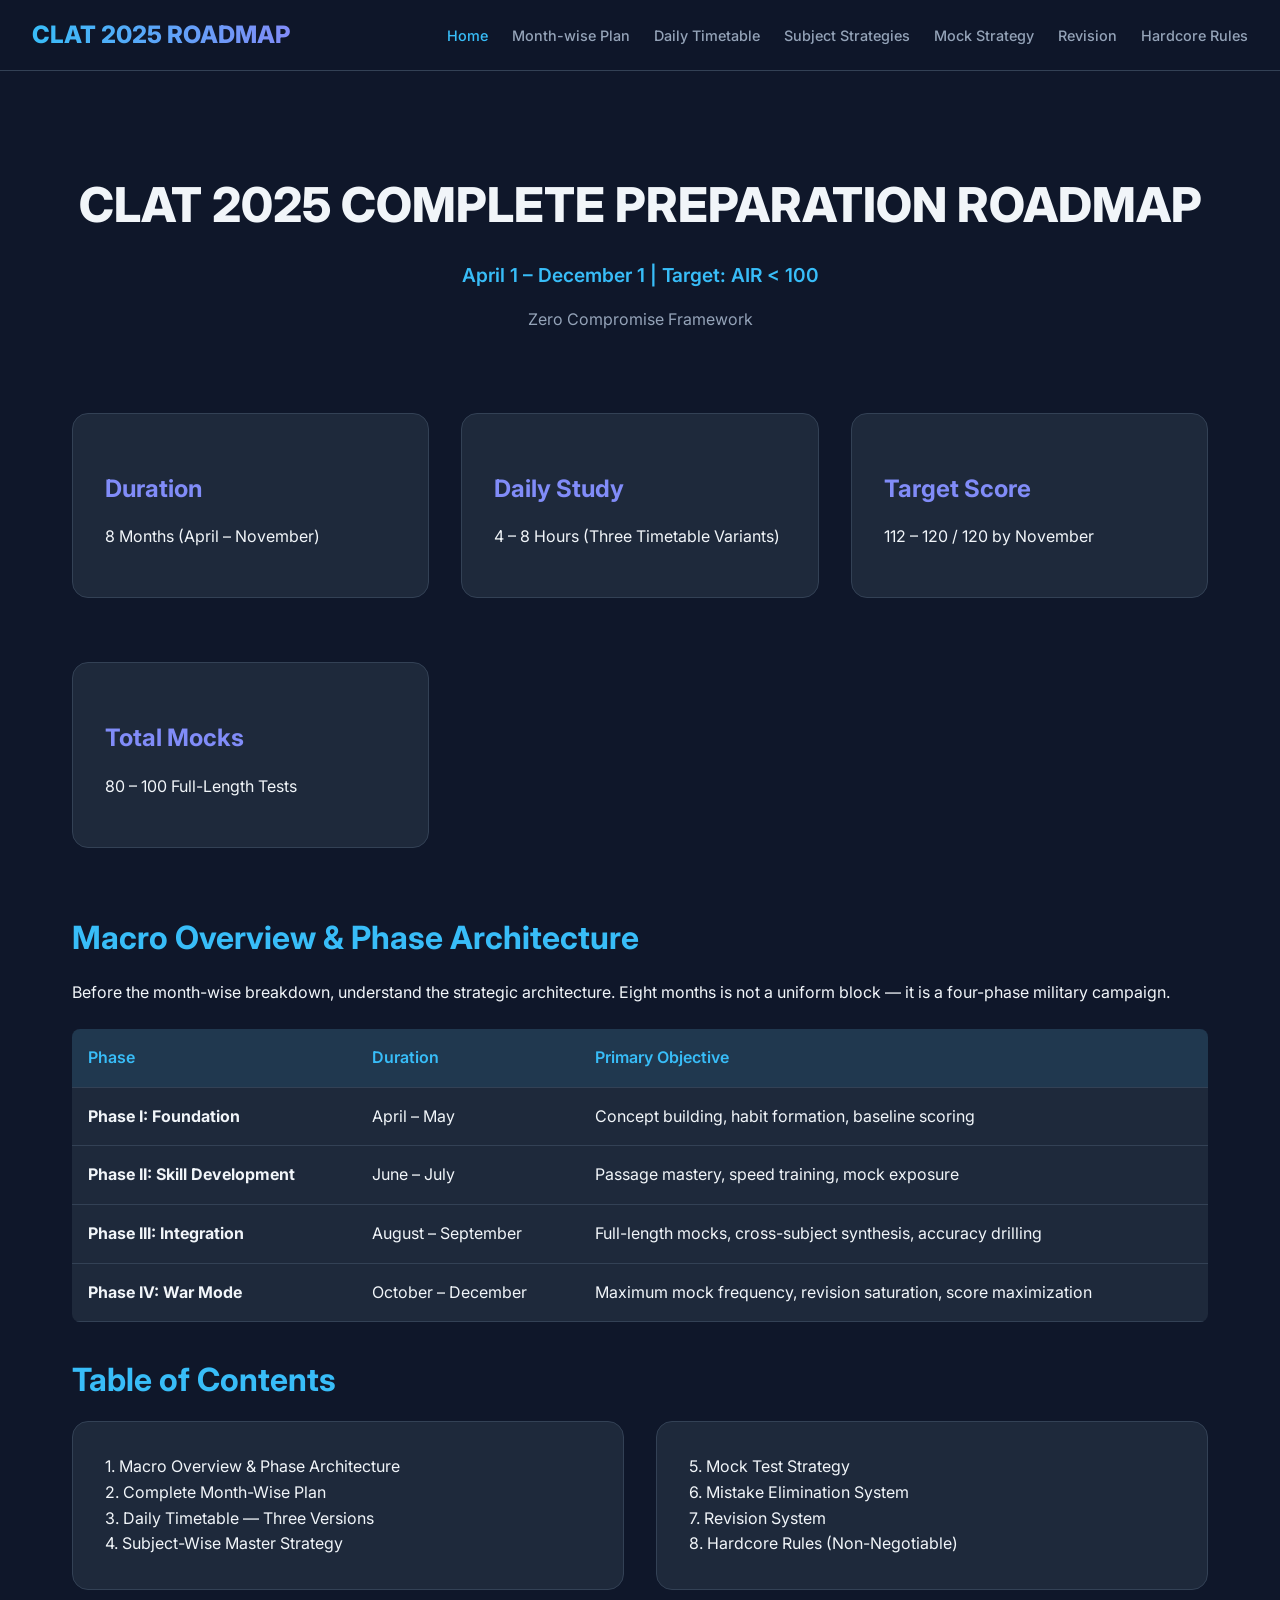
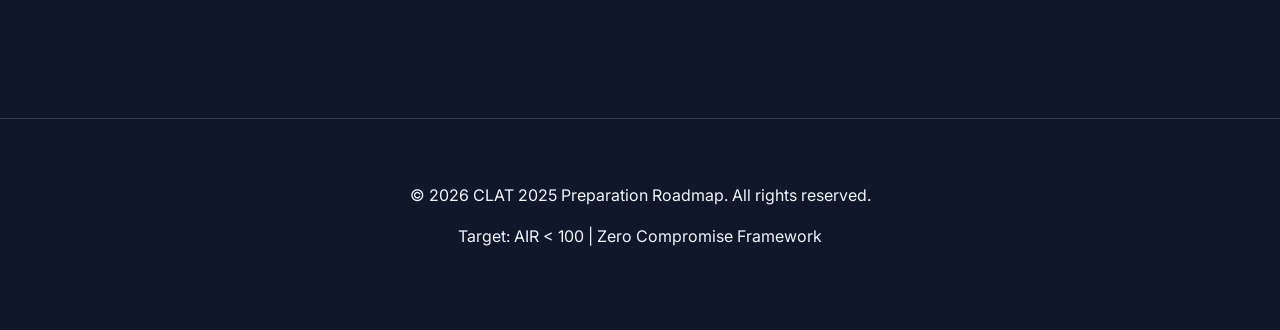
<file: index.html>
<!DOCTYPE html>
<html lang="en">
<head>
    <meta charset="UTF-8">
    <meta name="viewport" content="width=device-width, initial-scale=1.0">
    <title>CLAT 2025 Roadmap | AIR < 100 Framework</title>
    <link rel="stylesheet" href="css/style.css">
    <link rel="preconnect" href="https://fonts.googleapis.com">
    <link rel="preconnect" href="https://fonts.gstatic.com" crossorigin>
    <link href="https://fonts.googleapis.com/css2?family=Inter:wght@400;500;600;700;800&display=swap" rel="stylesheet">
</head>
<body>
    <nav>
        <a href="index.html" class="logo">CLAT 2025 ROADMAP</a>
        <div class="nav-links">
            <a href="index.html" class="active">Home</a>
            <a href="roadmap.html">Month-wise Plan</a>
            <a href="daily.html">Daily Timetable</a>
            <a href="subjects.html">Subject Strategies</a>
            <a href="mocks.html">Mock Strategy</a>
            <a href="revision.html">Revision</a>
            <a href="rules.html">Hardcore Rules</a>
        </div>
    </nav>

    <div class="container">
        <header>
            <h1>CLAT 2025 COMPLETE PREPARATION ROADMAP</h1>
            <p style="font-size: 1.2rem; color: var(--accent-primary); font-weight: 600;">April 1 – December 1 | Target: AIR < 100</p>
            <p style="color: var(--text-muted);">Zero Compromise Framework</p>
        </header>

        <div class="grid">
            <div class="card">
                <h3>Duration</h3>
                <p>8 Months (April – November)</p>
            </div>
            <div class="card">
                <h3>Daily Study</h3>
                <p>4 – 8 Hours (Three Timetable Variants)</p>
            </div>
            <div class="card">
                <h3>Target Score</h3>
                <p>112 – 120 / 120 by November</p>
            </div>
            <div class="card">
                <h3>Total Mocks</h3>
                <p>80 – 100 Full-Length Tests</p>
            </div>
        </div>

        <section>
            <h2>Macro Overview & Phase Architecture</h2>
            <p>Before the month-wise breakdown, understand the strategic architecture. Eight months is not a uniform block — it is a four-phase military campaign.</p>
            
            <table>
                <thead>
                    <tr>
                        <th>Phase</th>
                        <th>Duration</th>
                        <th>Primary Objective</th>
                    </tr>
                </thead>
                <tbody>
                    <tr>
                        <td><strong>Phase I: Foundation</strong></td>
                        <td>April – May</td>
                        <td>Concept building, habit formation, baseline scoring</td>
                    </tr>
                    <tr>
                        <td><strong>Phase II: Skill Development</strong></td>
                        <td>June – July</td>
                        <td>Passage mastery, speed training, mock exposure</td>
                    </tr>
                    <tr>
                        <td><strong>Phase III: Integration</strong></td>
                        <td>August – September</td>
                        <td>Full-length mocks, cross-subject synthesis, accuracy drilling</td>
                    </tr>
                    <tr>
                        <td><strong>Phase IV: War Mode</strong></td>
                        <td>October – December</td>
                        <td>Maximum mock frequency, revision saturation, score maximization</td>
                    </tr>
                </tbody>
            </table>
        </section>

        <section>
            <h2>Table of Contents</h2>
            <div class="grid">
                <div class="card">
                    <ul style="list-style: none; padding: 0;">
                        <li><a href="index.html" style="color: var(--text-main); text-decoration: none;">1. Macro Overview & Phase Architecture</a></li>
                        <li><a href="roadmap.html" style="color: var(--text-main); text-decoration: none;">2. Complete Month-Wise Plan</a></li>
                        <li><a href="daily.html" style="color: var(--text-main); text-decoration: none;">3. Daily Timetable — Three Versions</a></li>
                        <li><a href="subjects.html" style="color: var(--text-main); text-decoration: none;">4. Subject-Wise Master Strategy</a></li>
                    </ul>
                </div>
                <div class="card">
                    <ul style="list-style: none; padding: 0;">
                        <li><a href="mocks.html" style="color: var(--text-main); text-decoration: none;">5. Mock Test Strategy</a></li>
                        <li><a href="mocks.html#mistakes" style="color: var(--text-main); text-decoration: none;">6. Mistake Elimination System</a></li>
                        <li><a href="revision.html" style="color: var(--text-main); text-decoration: none;">7. Revision System</a></li>
                        <li><a href="rules.html" style="color: var(--text-main); text-decoration: none;">8. Hardcore Rules (Non-Negotiable)</a></li>
                    </ul>
                </div>
            </div>
        </section>
    </div>

    <footer>
        <p>&copy; 2026 CLAT 2025 Preparation Roadmap. All rights reserved.</p>
        <p>Target: AIR < 100 | Zero Compromise Framework</p>
    </footer>

    <script src="js/script.js"></script>
</body>
</html>
</file>
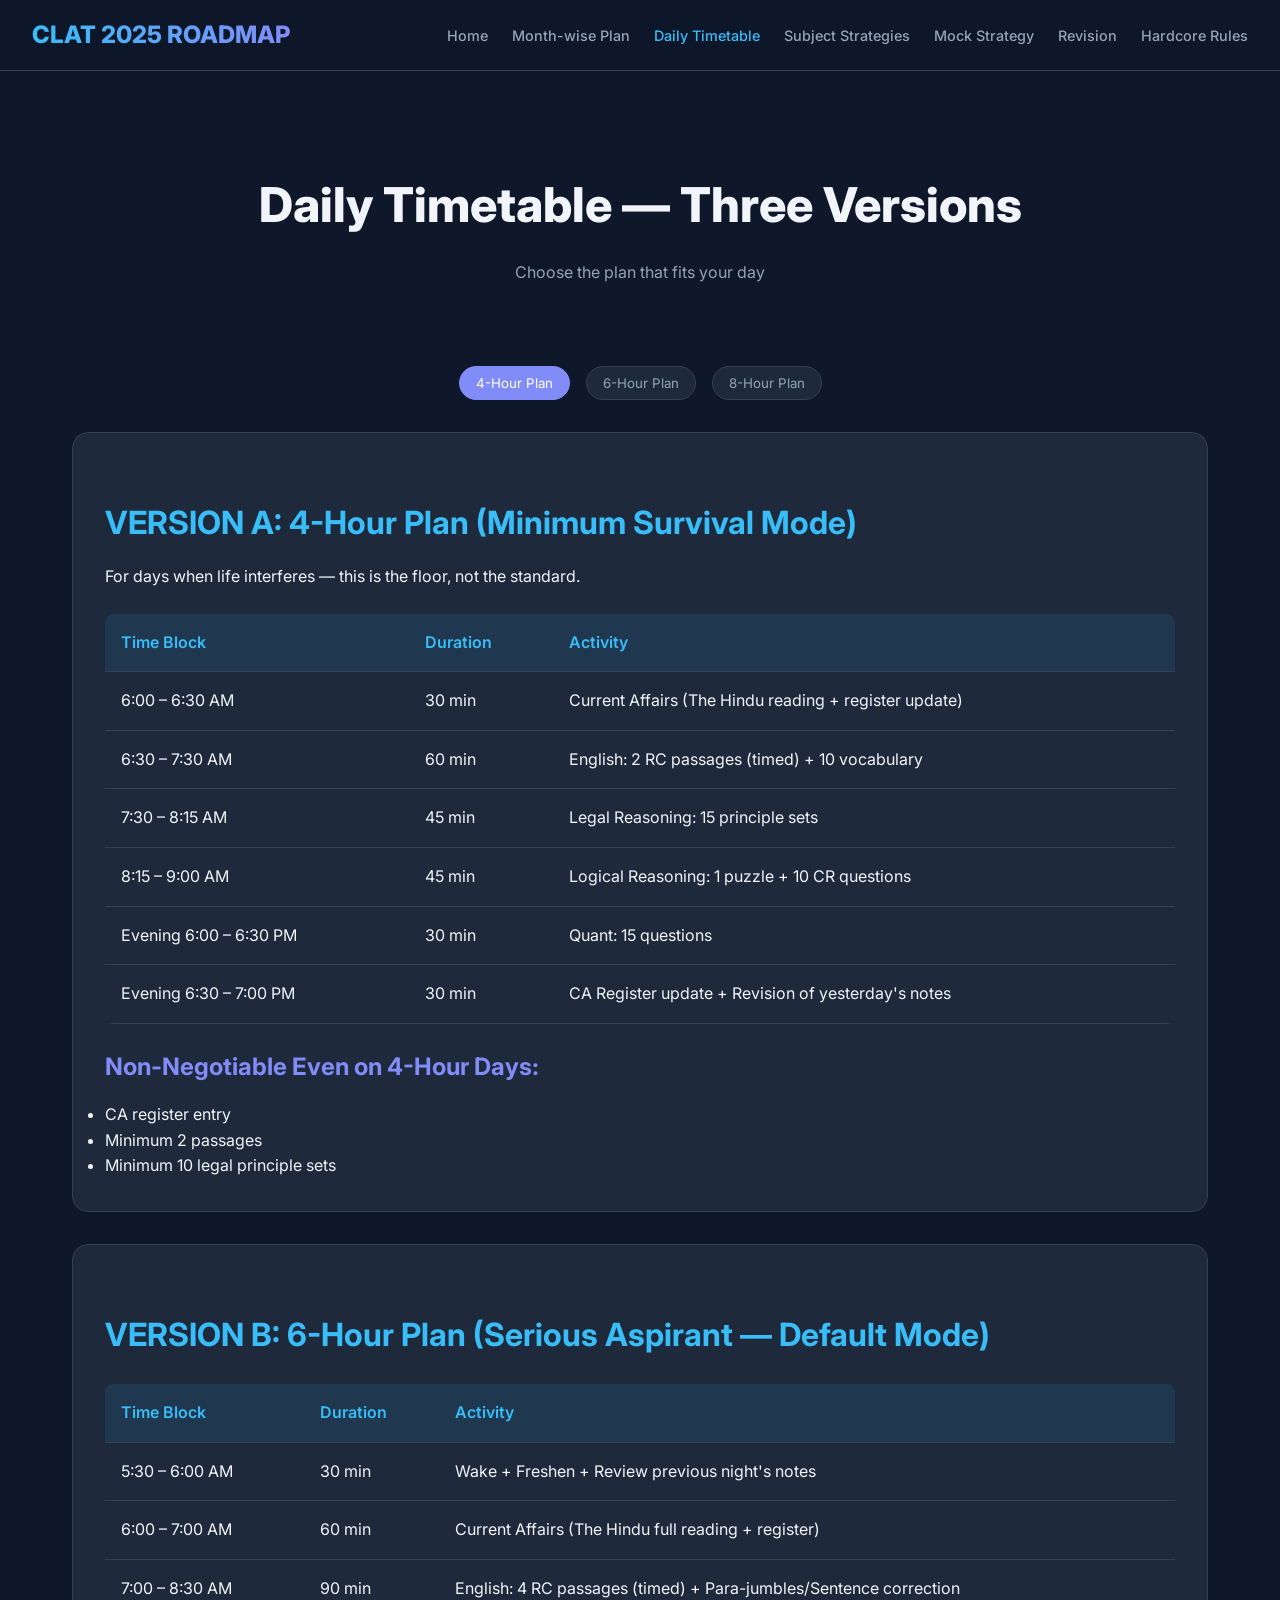
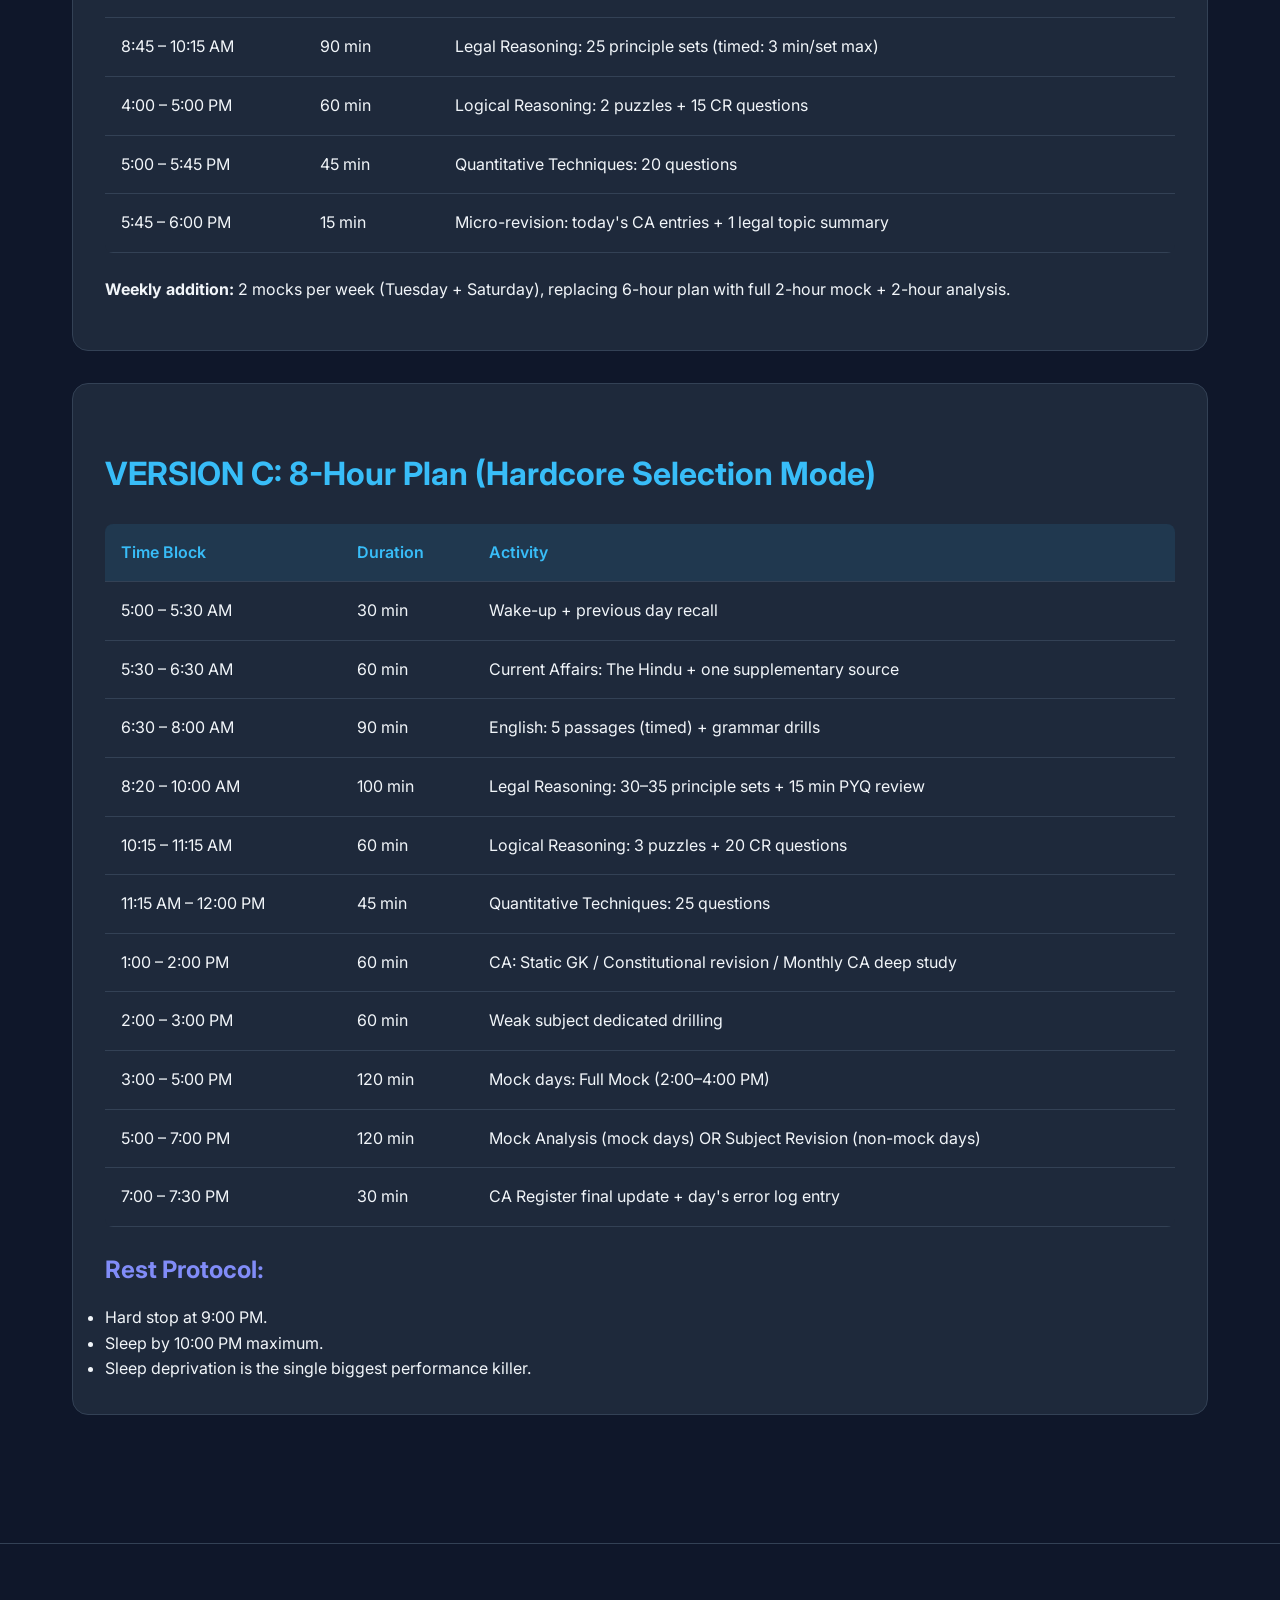
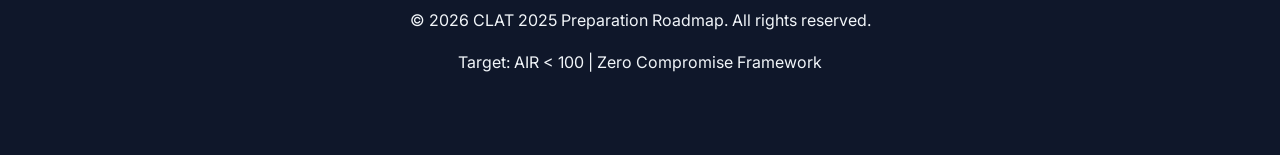
<file: daily.html>
<!DOCTYPE html>
<html lang="en">
<head>
    <meta charset="UTF-8">
    <meta name="viewport" content="width=device-width, initial-scale=1.0">
    <title>Daily Timetable | CLAT 2025 Roadmap</title>
    <link rel="stylesheet" href="css/style.css">
    <link rel="preconnect" href="https://fonts.googleapis.com">
    <link rel="preconnect" href="https://fonts.gstatic.com" crossorigin>
    <link href="https://fonts.googleapis.com/css2?family=Inter:wght@400;500;600;700;800&display=swap" rel="stylesheet">
</head>
<body>
    <nav>
        <a href="index.html" class="logo">CLAT 2025 ROADMAP</a>
        <div class="nav-links">
            <a href="index.html">Home</a>
            <a href="roadmap.html">Month-wise Plan</a>
            <a href="daily.html" class="active">Daily Timetable</a>
            <a href="subjects.html">Subject Strategies</a>
            <a href="mocks.html">Mock Strategy</a>
            <a href="revision.html">Revision</a>
            <a href="rules.html">Hardcore Rules</a>
        </div>
    </nav>

    <div class="container">
        <header>
            <h1>Daily Timetable — Three Versions</h1>
            <p style="color: var(--text-muted);">Choose the plan that fits your day</p>
        </header>

        <div class="toggle-container">
            <button class="toggle-btn active" data-toggle="plan-4h">4-Hour Plan</button>
            <button class="toggle-btn" data-toggle="plan-6h">6-Hour Plan</button>
            <button class="toggle-btn" data-toggle="plan-8h">8-Hour Plan</button>
        </div>

        <div id="plan-4h" class="toggle-content active">
            <div class="card">
                <h2>VERSION A: 4-Hour Plan (Minimum Survival Mode)</h2>
                <p>For days when life interferes — this is the floor, not the standard.</p>
                <table>
                    <thead>
                        <tr>
                            <th>Time Block</th>
                            <th>Duration</th>
                            <th>Activity</th>
                        </tr>
                    </thead>
                    <tbody>
                        <tr>
                            <td>6:00 – 6:30 AM</td>
                            <td>30 min</td>
                            <td>Current Affairs (The Hindu reading + register update)</td>
                        </tr>
                        <tr>
                            <td>6:30 – 7:30 AM</td>
                            <td>60 min</td>
                            <td>English: 2 RC passages (timed) + 10 vocabulary</td>
                        </tr>
                        <tr>
                            <td>7:30 – 8:15 AM</td>
                            <td>45 min</td>
                            <td>Legal Reasoning: 15 principle sets</td>
                        </tr>
                        <tr>
                            <td>8:15 – 9:00 AM</td>
                            <td>45 min</td>
                            <td>Logical Reasoning: 1 puzzle + 10 CR questions</td>
                        </tr>
                        <tr>
                            <td>Evening 6:00 – 6:30 PM</td>
                            <td>30 min</td>
                            <td>Quant: 15 questions</td>
                        </tr>
                        <tr>
                            <td>Evening 6:30 – 7:00 PM</td>
                            <td>30 min</td>
                            <td>CA Register update + Revision of yesterday's notes</td>
                        </tr>
                    </tbody>
                </table>
                <h3>Non-Negotiable Even on 4-Hour Days:</h3>
                <ul>
                    <li>CA register entry</li>
                    <li>Minimum 2 passages</li>
                    <li>Minimum 10 legal principle sets</li>
                </ul>
            </div>
        </div>

        <div id="plan-6h" class="toggle-content">
            <div class="card">
                <h2>VERSION B: 6-Hour Plan (Serious Aspirant — Default Mode)</h2>
                <table>
                    <thead>
                        <tr>
                            <th>Time Block</th>
                            <th>Duration</th>
                            <th>Activity</th>
                        </tr>
                    </thead>
                    <tbody>
                        <tr>
                            <td>5:30 – 6:00 AM</td>
                            <td>30 min</td>
                            <td>Wake + Freshen + Review previous night's notes</td>
                        </tr>
                        <tr>
                            <td>6:00 – 7:00 AM</td>
                            <td>60 min</td>
                            <td>Current Affairs (The Hindu full reading + register)</td>
                        </tr>
                        <tr>
                            <td>7:00 – 8:30 AM</td>
                            <td>90 min</td>
                            <td>English: 4 RC passages (timed) + Para-jumbles/Sentence correction</td>
                        </tr>
                        <tr>
                            <td>8:45 – 10:15 AM</td>
                            <td>90 min</td>
                            <td>Legal Reasoning: 25 principle sets (timed: 3 min/set max)</td>
                        </tr>
                        <tr>
                            <td>4:00 – 5:00 PM</td>
                            <td>60 min</td>
                            <td>Logical Reasoning: 2 puzzles + 15 CR questions</td>
                        </tr>
                        <tr>
                            <td>5:00 – 5:45 PM</td>
                            <td>45 min</td>
                            <td>Quantitative Techniques: 20 questions</td>
                        </tr>
                        <tr>
                            <td>5:45 – 6:00 PM</td>
                            <td>15 min</td>
                            <td>Micro-revision: today's CA entries + 1 legal topic summary</td>
                        </tr>
                    </tbody>
                </table>
                <p><strong>Weekly addition:</strong> 2 mocks per week (Tuesday + Saturday), replacing 6-hour plan with full 2-hour mock + 2-hour analysis.</p>
            </div>
        </div>

        <div id="plan-8h" class="toggle-content">
            <div class="card">
                <h2>VERSION C: 8-Hour Plan (Hardcore Selection Mode)</h2>
                <table>
                    <thead>
                        <tr>
                            <th>Time Block</th>
                            <th>Duration</th>
                            <th>Activity</th>
                        </tr>
                    </thead>
                    <tbody>
                        <tr>
                            <td>5:00 – 5:30 AM</td>
                            <td>30 min</td>
                            <td>Wake-up + previous day recall</td>
                        </tr>
                        <tr>
                            <td>5:30 – 6:30 AM</td>
                            <td>60 min</td>
                            <td>Current Affairs: The Hindu + one supplementary source</td>
                        </tr>
                        <tr>
                            <td>6:30 – 8:00 AM</td>
                            <td>90 min</td>
                            <td>English: 5 passages (timed) + grammar drills</td>
                        </tr>
                        <tr>
                            <td>8:20 – 10:00 AM</td>
                            <td>100 min</td>
                            <td>Legal Reasoning: 30–35 principle sets + 15 min PYQ review</td>
                        </tr>
                        <tr>
                            <td>10:15 – 11:15 AM</td>
                            <td>60 min</td>
                            <td>Logical Reasoning: 3 puzzles + 20 CR questions</td>
                        </tr>
                        <tr>
                            <td>11:15 AM – 12:00 PM</td>
                            <td>45 min</td>
                            <td>Quantitative Techniques: 25 questions</td>
                        </tr>
                        <tr>
                            <td>1:00 – 2:00 PM</td>
                            <td>60 min</td>
                            <td>CA: Static GK / Constitutional revision / Monthly CA deep study</td>
                        </tr>
                        <tr>
                            <td>2:00 – 3:00 PM</td>
                            <td>60 min</td>
                            <td>Weak subject dedicated drilling</td>
                        </tr>
                        <tr>
                            <td>3:00 – 5:00 PM</td>
                            <td>120 min</td>
                            <td>Mock days: Full Mock (2:00–4:00 PM)</td>
                        </tr>
                        <tr>
                            <td>5:00 – 7:00 PM</td>
                            <td>120 min</td>
                            <td>Mock Analysis (mock days) OR Subject Revision (non-mock days)</td>
                        </tr>
                        <tr>
                            <td>7:00 – 7:30 PM</td>
                            <td>30 min</td>
                            <td>CA Register final update + day's error log entry</td>
                        </tr>
                    </tbody>
                </table>
                <h3>Rest Protocol:</h3>
                <ul>
                    <li>Hard stop at 9:00 PM.</li>
                    <li>Sleep by 10:00 PM maximum.</li>
                    <li>Sleep deprivation is the single biggest performance killer.</li>
                </ul>
            </div>
        </div>
    </div>

    <footer>
        <p>&copy; 2026 CLAT 2025 Preparation Roadmap. All rights reserved.</p>
        <p>Target: AIR < 100 | Zero Compromise Framework</p>
    </footer>

    <script src="js/script.js"></script>
</body>
</html>
</file>
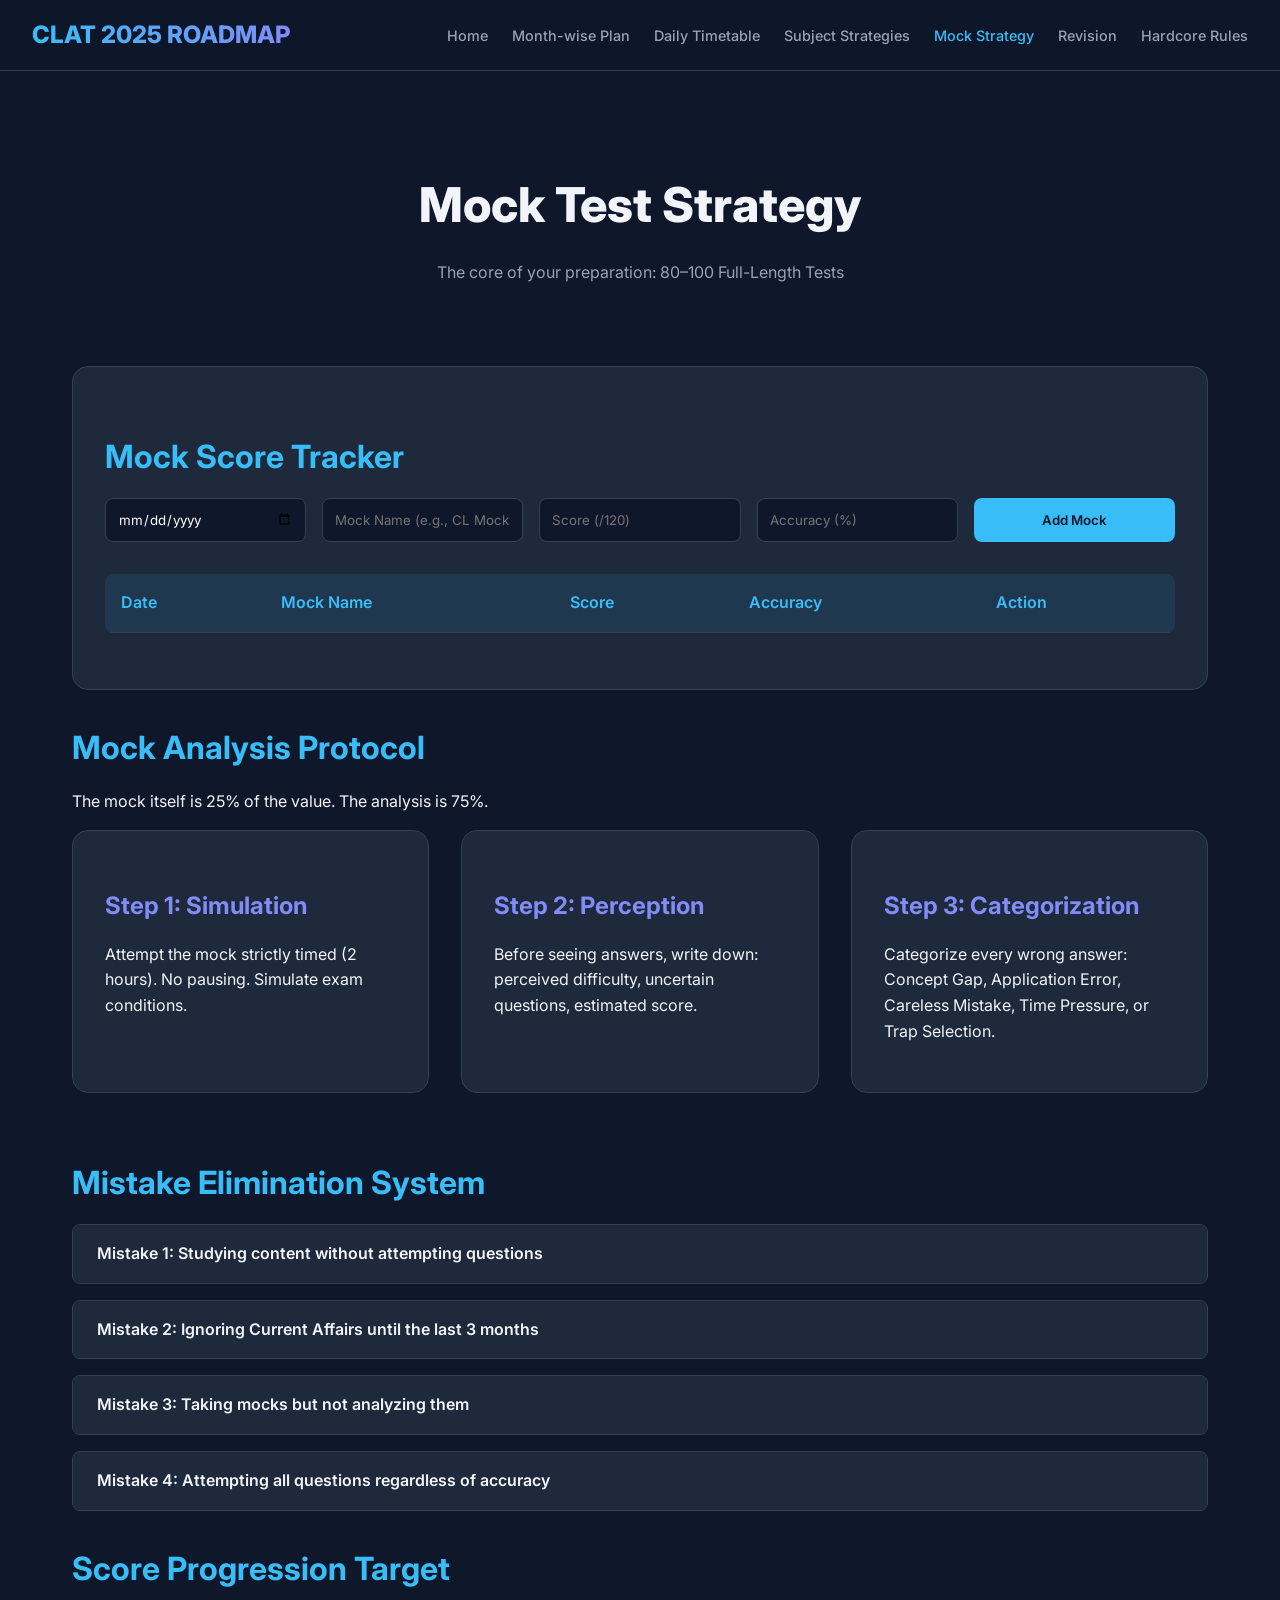
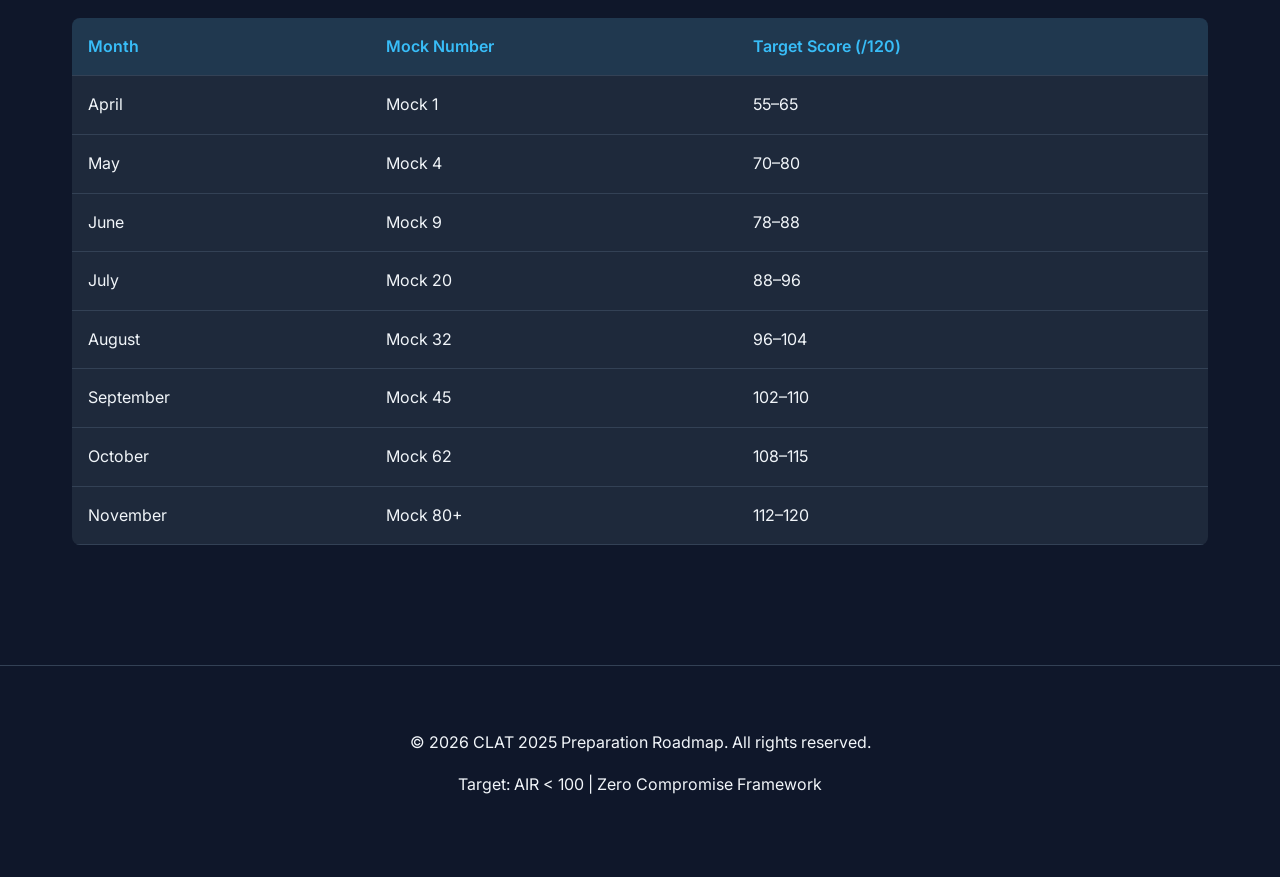
<file: mocks.html>
<!DOCTYPE html>
<html lang="en">
<head>
    <meta charset="UTF-8">
    <meta name="viewport" content="width=device-width, initial-scale=1.0">
    <title>Mock Strategy & Tracker | CLAT 2025 Roadmap</title>
    <link rel="stylesheet" href="css/style.css">
    <link rel="preconnect" href="https://fonts.googleapis.com">
    <link rel="preconnect" href="https://fonts.gstatic.com" crossorigin>
    <link href="https://fonts.googleapis.com/css2?family=Inter:wght@400;500;600;700;800&display=swap" rel="stylesheet">
</head>
<body>
    <nav>
        <a href="index.html" class="logo">CLAT 2025 ROADMAP</a>
        <div class="nav-links">
            <a href="index.html">Home</a>
            <a href="roadmap.html">Month-wise Plan</a>
            <a href="daily.html">Daily Timetable</a>
            <a href="subjects.html">Subject Strategies</a>
            <a href="mocks.html" class="active">Mock Strategy</a>
            <a href="revision.html">Revision</a>
            <a href="rules.html">Hardcore Rules</a>
        </div>
    </nav>

    <div class="container">
        <header>
            <h1>Mock Test Strategy</h1>
            <p style="color: var(--text-muted);">The core of your preparation: 80–100 Full-Length Tests</p>
        </header>

        <div class="card">
            <h2>Mock Score Tracker</h2>
            <form id="mock-form" class="tracker-form">
                <input type="date" id="mock-date" required>
                <input type="text" id="mock-name" placeholder="Mock Name (e.g., CL Mock 1)" required>
                <input type="number" id="mock-score" placeholder="Score (/120)" step="0.25" required>
                <input type="number" id="mock-accuracy" placeholder="Accuracy (%)" required>
                <button type="submit" class="primary">Add Mock</button>
            </form>

            <table id="mock-table">
                <thead>
                    <tr>
                        <th>Date</th>
                        <th>Mock Name</th>
                        <th>Score</th>
                        <th>Accuracy</th>
                        <th>Action</th>
                    </tr>
                </thead>
                <tbody id="mock-table-body">
                    <!-- Mocks will be added here via JS -->
                </tbody>
            </table>
        </div>

        <section>
            <h2>Mock Analysis Protocol</h2>
            <p>The mock itself is 25% of the value. The analysis is 75%.</p>
            <div class="grid">
                <div class="card">
                    <h3>Step 1: Simulation</h3>
                    <p>Attempt the mock strictly timed (2 hours). No pausing. Simulate exam conditions.</p>
                </div>
                <div class="card">
                    <h3>Step 2: Perception</h3>
                    <p>Before seeing answers, write down: perceived difficulty, uncertain questions, estimated score.</p>
                </div>
                <div class="card">
                    <h3>Step 3: Categorization</h3>
                    <p>Categorize every wrong answer: Concept Gap, Application Error, Careless Mistake, Time Pressure, or Trap Selection.</p>
                </div>
            </div>
        </section>

        <section id="mistakes">
            <h2>Mistake Elimination System</h2>
            <div class="accordion-item">
                <div class="accordion-header">Mistake 1: Studying content without attempting questions</div>
                <div class="accordion-content">
                    <p>Start attempting questions on Day 1 of each topic. You learn the subject through questions, not theory alone.</p>
                </div>
            </div>
            <div class="accordion-item">
                <div class="accordion-header">Mistake 2: Ignoring Current Affairs until the last 3 months</div>
                <div class="accordion-content">
                    <p>CA is 26–28% of CLAT. Daily 45-minute CA habit from Day 1 is non-negotiable.</p>
                </div>
            </div>
            <div class="accordion-item">
                <div class="accordion-header">Mistake 3: Taking mocks but not analyzing them</div>
                <div class="accordion-content">
                    <p>Analysis is where learning occurs. A student who takes 50 mocks with deep analysis will outperform a student who takes 100 mocks with no analysis.</p>
                </div>
            </div>
            <div class="accordion-item">
                <div class="accordion-header">Mistake 4: Attempting all questions regardless of accuracy</div>
                <div class="accordion-content">
                    <p>Selective, high-accuracy attempts win. Develop your personal "attempt-or-skip" threshold for each subject.</p>
                </div>
            </div>
        </section>

        <section>
            <h2>Score Progression Target</h2>
            <table>
                <thead>
                    <tr>
                        <th>Month</th>
                        <th>Mock Number</th>
                        <th>Target Score (/120)</th>
                    </tr>
                </thead>
                <tbody>
                    <tr><td>April</td><td>Mock 1</td><td>55–65</td></tr>
                    <tr><td>May</td><td>Mock 4</td><td>70–80</td></tr>
                    <tr><td>June</td><td>Mock 9</td><td>78–88</td></tr>
                    <tr><td>July</td><td>Mock 20</td><td>88–96</td></tr>
                    <tr><td>August</td><td>Mock 32</td><td>96–104</td></tr>
                    <tr><td>September</td><td>Mock 45</td><td>102–110</td></tr>
                    <tr><td>October</td><td>Mock 62</td><td>108–115</td></tr>
                    <tr><td>November</td><td>Mock 80+</td><td>112–120</td></tr>
                </tbody>
            </table>
        </section>
    </div>

    <footer>
        <p>&copy; 2026 CLAT 2025 Preparation Roadmap. All rights reserved.</p>
        <p>Target: AIR < 100 | Zero Compromise Framework</p>
    </footer>

    <script src="js/script.js"></script>
</body>
</html>
</file>
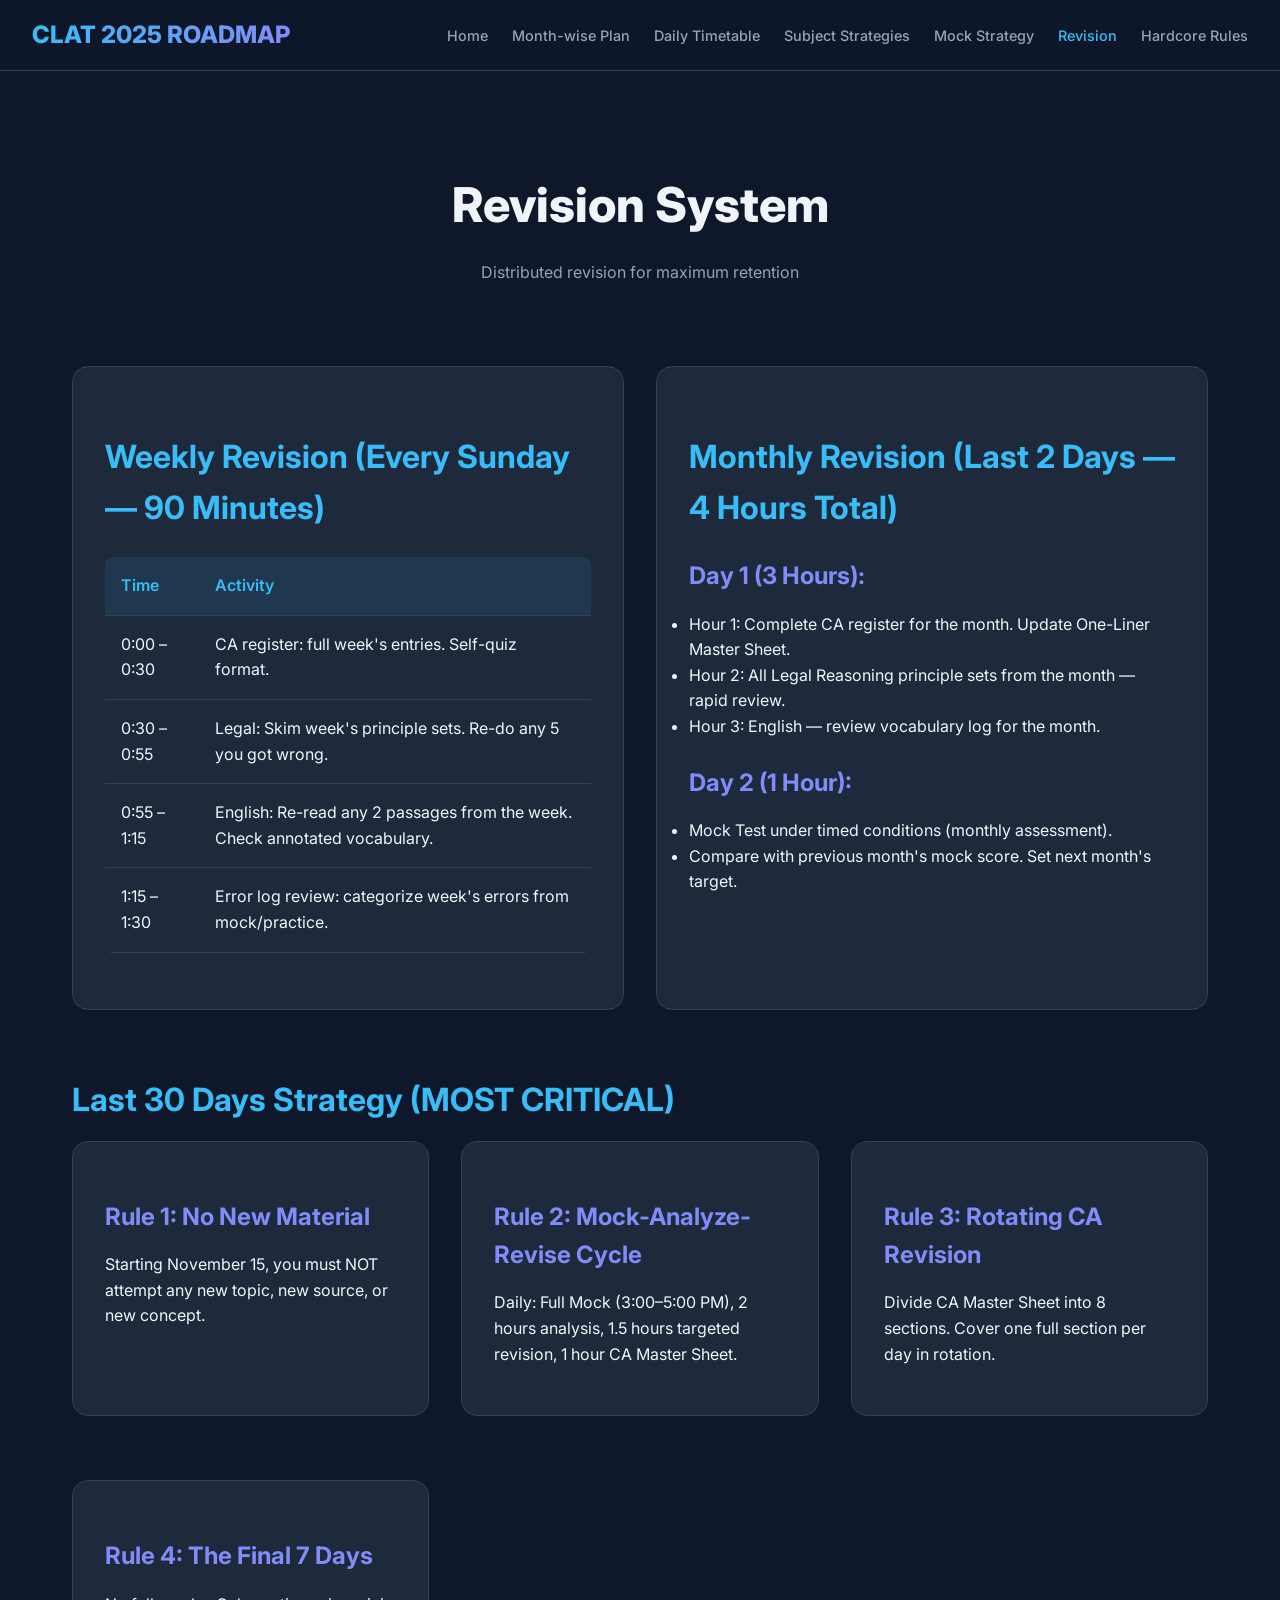
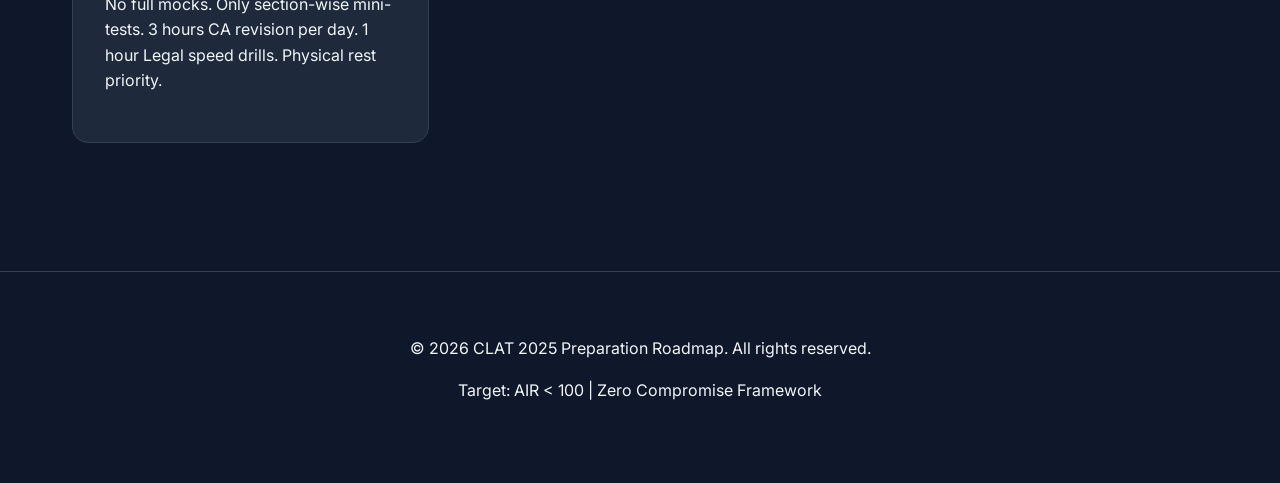
<file: revision.html>
<!DOCTYPE html>
<html lang="en">
<head>
    <meta charset="UTF-8">
    <meta name="viewport" content="width=device-width, initial-scale=1.0">
    <title>Revision System | CLAT 2025 Roadmap</title>
    <link rel="stylesheet" href="css/style.css">
    <link rel="preconnect" href="https://fonts.googleapis.com">
    <link rel="preconnect" href="https://fonts.gstatic.com" crossorigin>
    <link href="https://fonts.googleapis.com/css2?family=Inter:wght@400;500;600;700;800&display=swap" rel="stylesheet">
</head>
<body>
    <nav>
        <a href="index.html" class="logo">CLAT 2025 ROADMAP</a>
        <div class="nav-links">
            <a href="index.html">Home</a>
            <a href="roadmap.html">Month-wise Plan</a>
            <a href="daily.html">Daily Timetable</a>
            <a href="subjects.html">Subject Strategies</a>
            <a href="mocks.html">Mock Strategy</a>
            <a href="revision.html" class="active">Revision</a>
            <a href="rules.html">Hardcore Rules</a>
        </div>
    </nav>

    <div class="container">
        <header>
            <h1>Revision System</h1>
            <p style="color: var(--text-muted);">Distributed revision for maximum retention</p>
        </header>

        <div class="grid">
            <div class="card">
                <h2>Weekly Revision (Every Sunday — 90 Minutes)</h2>
                <table>
                    <thead>
                        <tr>
                            <th>Time</th>
                            <th>Activity</th>
                        </tr>
                    </thead>
                    <tbody>
                        <tr><td>0:00 – 0:30</td><td>CA register: full week's entries. Self-quiz format.</td></tr>
                        <tr><td>0:30 – 0:55</td><td>Legal: Skim week's principle sets. Re-do any 5 you got wrong.</td></tr>
                        <tr><td>0:55 – 1:15</td><td>English: Re-read any 2 passages from the week. Check annotated vocabulary.</td></tr>
                        <tr><td>1:15 – 1:30</td><td>Error log review: categorize week's errors from mock/practice.</td></tr>
                    </tbody>
                </table>
            </div>

            <div class="card">
                <h2>Monthly Revision (Last 2 Days — 4 Hours Total)</h2>
                <h3>Day 1 (3 Hours):</h3>
                <ul>
                    <li>Hour 1: Complete CA register for the month. Update One-Liner Master Sheet.</li>
                    <li>Hour 2: All Legal Reasoning principle sets from the month — rapid review.</li>
                    <li>Hour 3: English — review vocabulary log for the month.</li>
                </ul>
                <h3>Day 2 (1 Hour):</h3>
                <ul>
                    <li>Mock Test under timed conditions (monthly assessment).</li>
                    <li>Compare with previous month's mock score. Set next month's target.</li>
                </ul>
            </div>
        </div>

        <section>
            <h2>Last 30 Days Strategy (MOST CRITICAL)</h2>
            <div class="grid">
                <div class="card">
                    <h3>Rule 1: No New Material</h3>
                    <p>Starting November 15, you must NOT attempt any new topic, new source, or new concept.</p>
                </div>
                <div class="card">
                    <h3>Rule 2: Mock-Analyze-Revise Cycle</h3>
                    <p>Daily: Full Mock (3:00–5:00 PM), 2 hours analysis, 1.5 hours targeted revision, 1 hour CA Master Sheet.</p>
                </div>
                <div class="card">
                    <h3>Rule 3: Rotating CA Revision</h3>
                    <p>Divide CA Master Sheet into 8 sections. Cover one full section per day in rotation.</p>
                </div>
                <div class="card">
                    <h3>Rule 4: The Final 7 Days</h3>
                    <p>No full mocks. Only section-wise mini-tests. 3 hours CA revision per day. 1 hour Legal speed drills. Physical rest priority.</p>
                </div>
            </div>
        </section>
    </div>

    <footer>
        <p>&copy; 2026 CLAT 2025 Preparation Roadmap. All rights reserved.</p>
        <p>Target: AIR < 100 | Zero Compromise Framework</p>
    </footer>

    <script src="js/script.js"></script>
</body>
</html>
</file>
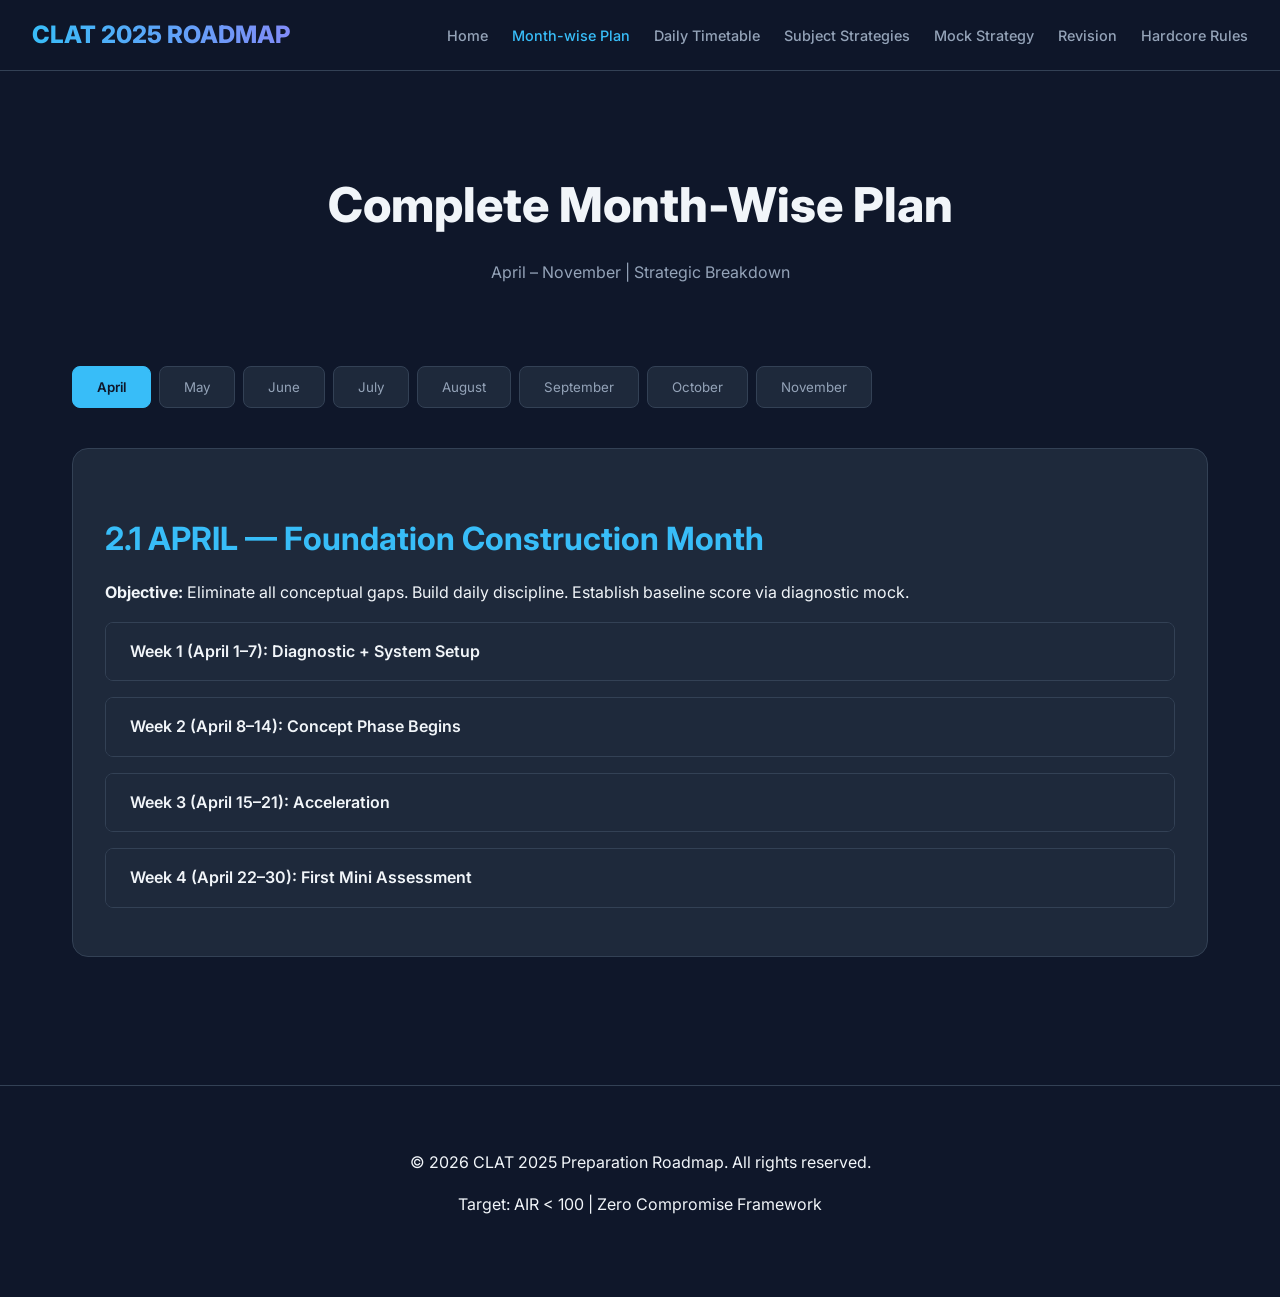
<file: roadmap.html>
<!DOCTYPE html>
<html lang="en">
<head>
    <meta charset="UTF-8">
    <meta name="viewport" content="width=device-width, initial-scale=1.0">
    <title>Month-wise Plan | CLAT 2025 Roadmap</title>
    <link rel="stylesheet" href="css/style.css">
    <link rel="preconnect" href="https://fonts.googleapis.com">
    <link rel="preconnect" href="https://fonts.gstatic.com" crossorigin>
    <link href="https://fonts.googleapis.com/css2?family=Inter:wght@400;500;600;700;800&display=swap" rel="stylesheet">
</head>
<body>
    <nav>
        <a href="index.html" class="logo">CLAT 2025 ROADMAP</a>
        <div class="nav-links">
            <a href="index.html">Home</a>
            <a href="roadmap.html" class="active">Month-wise Plan</a>
            <a href="daily.html">Daily Timetable</a>
            <a href="subjects.html">Subject Strategies</a>
            <a href="mocks.html">Mock Strategy</a>
            <a href="revision.html">Revision</a>
            <a href="rules.html">Hardcore Rules</a>
        </div>
    </nav>

    <div class="container">
        <header>
            <h1>Complete Month-Wise Plan</h1>
            <p style="color: var(--text-muted);">April – November | Strategic Breakdown</p>
        </header>

        <div class="tabs">
            <button class="tab-btn active" data-tab="april">April</button>
            <button class="tab-btn" data-tab="may">May</button>
            <button class="tab-btn" data-tab="june">June</button>
            <button class="tab-btn" data-tab="july">July</button>
            <button class="tab-btn" data-tab="august">August</button>
            <button class="tab-btn" data-tab="september">September</button>
            <button class="tab-btn" data-tab="october">October</button>
            <button class="tab-btn" data-tab="november">November</button>
        </div>

        <div id="april" class="tab-content active">
            <div class="card">
                <h2>2.1 APRIL — Foundation Construction Month</h2>
                <p><strong>Objective:</strong> Eliminate all conceptual gaps. Build daily discipline. Establish baseline score via diagnostic mock.</p>
                
                <div class="accordion-item">
                    <div class="accordion-header">Week 1 (April 1–7): Diagnostic + System Setup</div>
                    <div class="accordion-content">
                        <p><strong>Day 1 Action:</strong> Attempt one full CLAT 2023 paper under timed conditions (2 hours). Score it section-wise. This is your Baseline Score Card.</p>
                        <p><strong>Weekly Targets:</strong></p>
                        <ul>
                            <li>Current Affairs: Begin reading The Hindu daily. Cover March CA summary.</li>
                            <li>English: Read 2 RC passages per day from The Hindu editorial.</li>
                            <li>Legal Reasoning: Study "Legal Principle and Application" methodology.</li>
                            <li>Logical Reasoning: Study Critical Reasoning basics.</li>
                            <li>Quant: Audit your Class 10 math. Identify weak chapters.</li>
                        </ul>
                    </div>
                </div>

                <div class="accordion-item">
                    <div class="accordion-header">Week 2 (April 8–14): Concept Phase Begins</div>
                    <div class="accordion-content">
                        <ul>
                            <li>English: 3 passages per day. Start attempting questions. Target accuracy: 60% minimum.</li>
                            <li>Current Affairs: Complete February + March monthly CA capsule. Maintain a CA Register.</li>
                            <li>Legal Reasoning: Study 15 Principle-Fact-Application sets per day. Topics: Tort Law principles.</li>
                            <li>Logical Reasoning: 10 questions per day: Assumptions + Inferences.</li>
                            <li>Quant: Ratios, Percentages, Averages — basic level. 15 questions per day.</li>
                        </ul>
                    </div>
                </div>

                <div class="accordion-item">
                    <div class="accordion-header">Week 3 (April 15–21): Acceleration</div>
                    <div class="accordion-content">
                        <ul>
                            <li>English: 4 passages per day. Begin tracking time per passage and accuracy.</li>
                            <li>Current Affairs: Daily newspaper + maintain CA register. Start Static GK module: Constitution of India.</li>
                            <li>Legal Reasoning: Contract Law principles (offer, acceptance, consideration).</li>
                            <li>Logical Reasoning: Syllogisms + Logical Sequence. 10 questions per day.</li>
                            <li>Quant: Profit/Loss, Simple/Compound Interest. 15 questions per day.</li>
                        </ul>
                    </div>
                </div>

                <div class="accordion-item">
                    <div class="accordion-header">Week 4 (April 22–30): First Mini Assessment</div>
                    <div class="accordion-content">
                        <ul>
                            <li>Attempt Mock Test 1. Score benchmark: 55–65 out of 120.</li>
                            <li>Legal: Criminal Law principles (IPC basics).</li>
                            <li>Logical: Blood Relations + Seating Arrangement. 20 questions/day.</li>
                            <li>Quant: Time & Work, Speed-Distance-Time. 15 questions/day.</li>
                        </ul>
                    </div>
                </div>
            </div>
        </div>

        <div id="may" class="tab-content">
            <div class="card">
                <h2>2.2 MAY — Depth Month</h2>
                <p><strong>Objective:</strong> Complete all subject foundations. Increase passage speed. Begin formal mock cycle.</p>
                <ul>
                    <li><strong>Week 1:</strong> Legal Deep Dive (Constitutional Law). English: Para-Jumbles. Quant: Data Interpretation.</li>
                    <li><strong>Week 2:</strong> Logical Reasoning Deep Dive (Puzzles). Legal: IPR principles.</li>
                    <li><strong>Week 3:</strong> Integration Week. Mock Test 2 + 3. English: Speed targeting.</li>
                    <li><strong>Week 4:</strong> Consolidation. Mock Test 4. Identify three weakest sub-topics.</li>
                </ul>
                <p><strong>May End Benchmark:</strong> 70–80 / 120 in mocks.</p>
            </div>
        </div>

        <div id="june" class="tab-content">
            <div class="card">
                <h2>2.3 JUNE — Speed + Accuracy Month</h2>
                <p><strong>Objective:</strong> Reduce time per question. Increase mock frequency to 2 per week. Begin systematic CA revision.</p>
                <ul>
                    <li><strong>Week 1:</strong> English: Push reading speed to 250–280 WPM. Mock Test 5.</li>
                    <li><strong>Weeks 2–4:</strong> Mock Tests 6, 7, 8, 9. Legal: Create Principle Summary Cards.</li>
                </ul>
                <p><strong>June End Benchmark:</strong> 78–88 / 120. Speed: completing paper in 110–115 minutes.</p>
            </div>
        </div>

        <div id="july" class="tab-content">
            <div class="card">
                <h2>2.4 JULY — Mock Warfare Month</h2>
                <p><strong>Objective:</strong> 3 mocks per week minimum. Deep error analysis. Peak skill development.</p>
                <p><strong>Targets:</strong> 12–14 total mocks. Maintain Error Log Notebook. January 2024 – July 2025 CA complete coverage.</p>
                <p><strong>July End Benchmark:</strong> 88–96 / 120.</p>
            </div>
        </div>

        <div id="august" class="tab-content">
            <div class="card">
                <h2>2.5 AUGUST — Integration + Stamina Month</h2>
                <p><strong>Objective:</strong> Simulate exam conditions daily. Build mental stamina for 2-hour focused performance.</p>
                <p><strong>Protocols:</strong> Mocks between 3:00 PM – 5:00 PM. 12–16 mocks total. English: 5 passage sets per day.</p>
                <p><strong>August End Benchmark:</strong> 100–108 / 120 consistently.</p>
            </div>
        </div>

        <div id="september" class="tab-content">
            <div class="card">
                <h2>2.6 SEPTEMBER — Peak Performance Building</h2>
                <p><strong>Objective:</strong> Achieve consistency above 100. Eliminate variance in scores.</p>
                <p><strong>Focus:</strong> Variance Reduction. High-Difficulty Exposure (PYQs 2019-2024). Intensive CA revision.</p>
                <p><strong>September End Benchmark:</strong> 100–110 / 120 with low variance.</p>
            </div>
        </div>

        <div id="october" class="tab-content">
            <div class="card">
                <h2>2.7 OCTOBER — Consolidation + Intensification</h2>
                <p><strong>Objective:</strong> No new topics. Only reinforcement, speed, and accuracy. Mock frequency 4–5 per week.</p>
                <p><strong>Targets:</strong> 16–20 mocks. Final Master CA Sheet. Legal: 50 principle sets per day.</p>
                <p><strong>October End Benchmark:</strong> 108–115 / 120 in 5 consecutive mocks.</p>
            </div>
        </div>

        <div id="november" class="tab-content">
            <div class="card">
                <h2>2.8 NOVEMBER — War Mode</h2>
                <p><strong>Objective:</strong> Simulate CLAT every single day. Revise everything. Eliminate all remaining weaknesses.</p>
                <p><strong>Nov 1–15:</strong> Daily Mock + Double Revision Cycle. Revise CA Master Sheet every 3 days.</p>
                <p><strong>Nov 16–30:</strong> Exam Simulation Fortnight. No new material after Nov 20.</p>
                <p><strong>November End Benchmark:</strong> Consistent 112–120 / 120 range.</p>
            </div>
        </div>
    </div>

    <footer>
        <p>&copy; 2026 CLAT 2025 Preparation Roadmap. All rights reserved.</p>
        <p>Target: AIR < 100 | Zero Compromise Framework</p>
    </footer>

    <script src="js/script.js"></script>
</body>
</html>
</file>
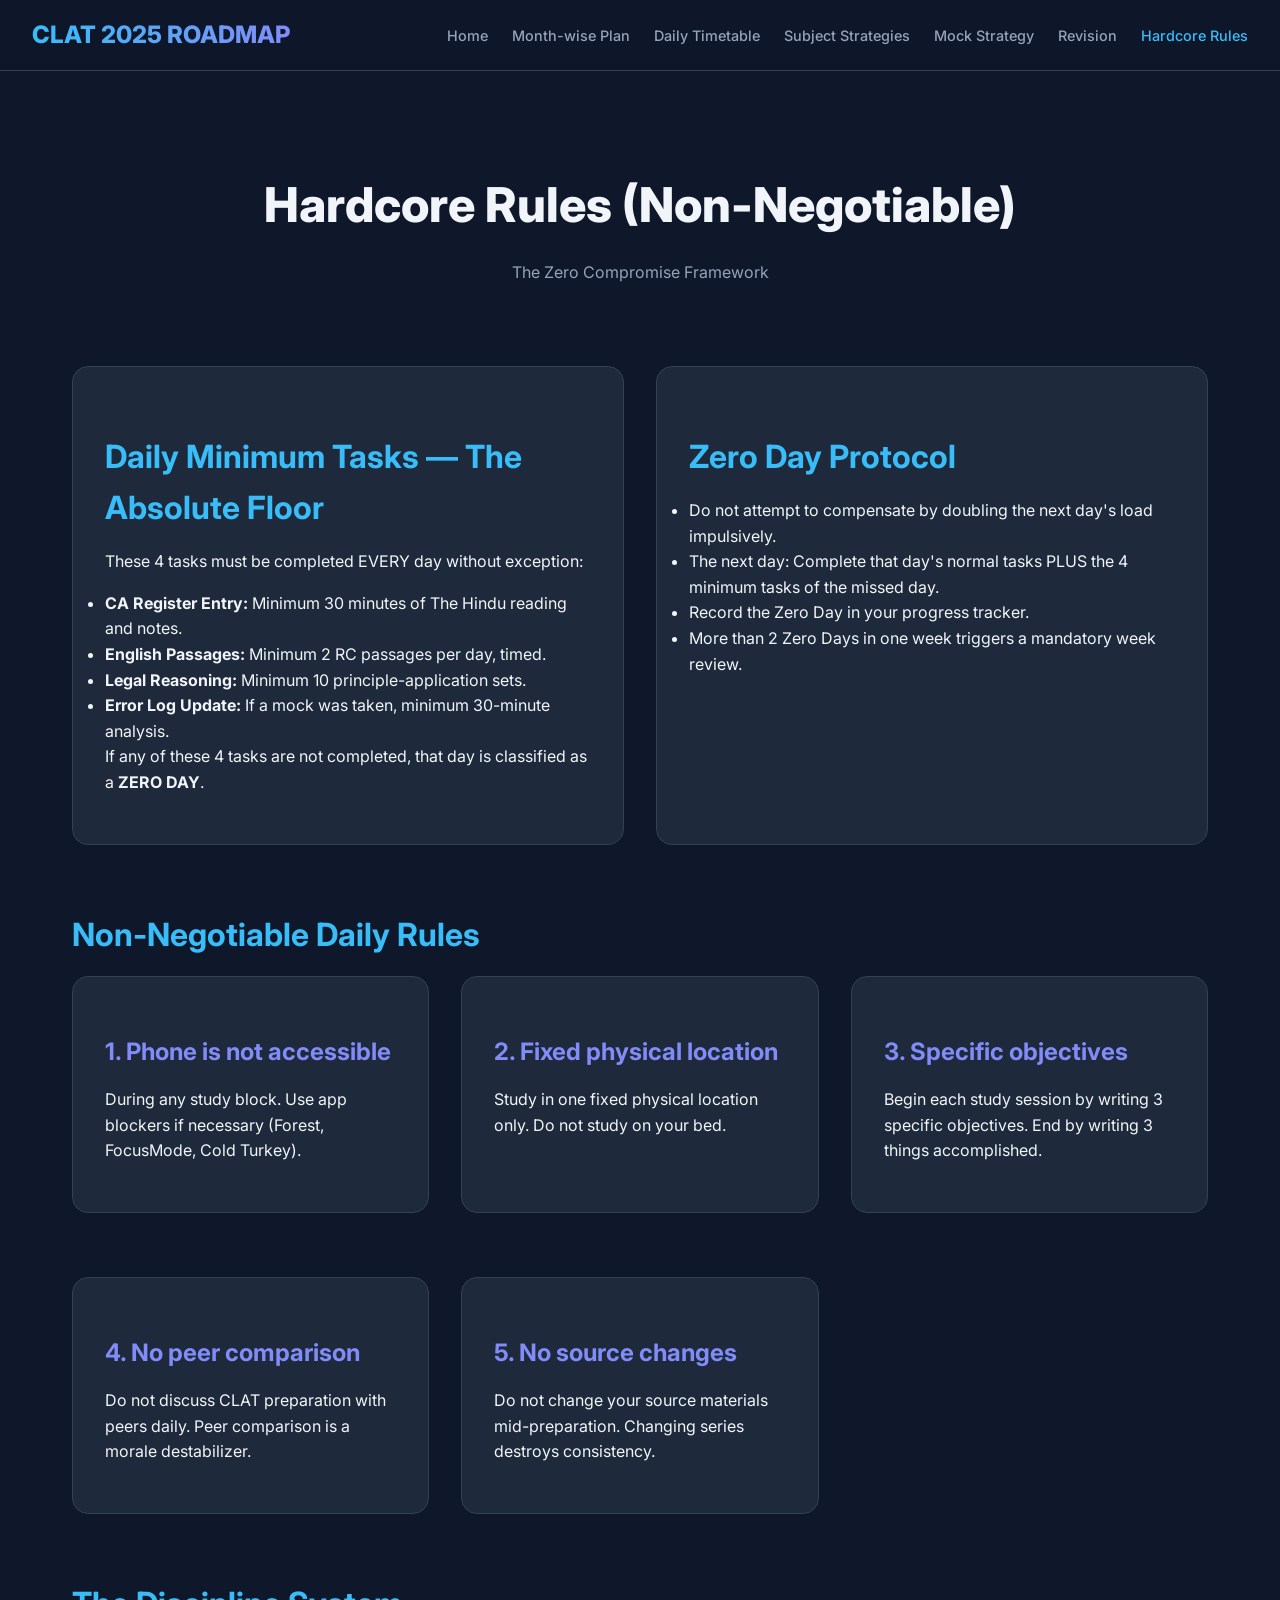
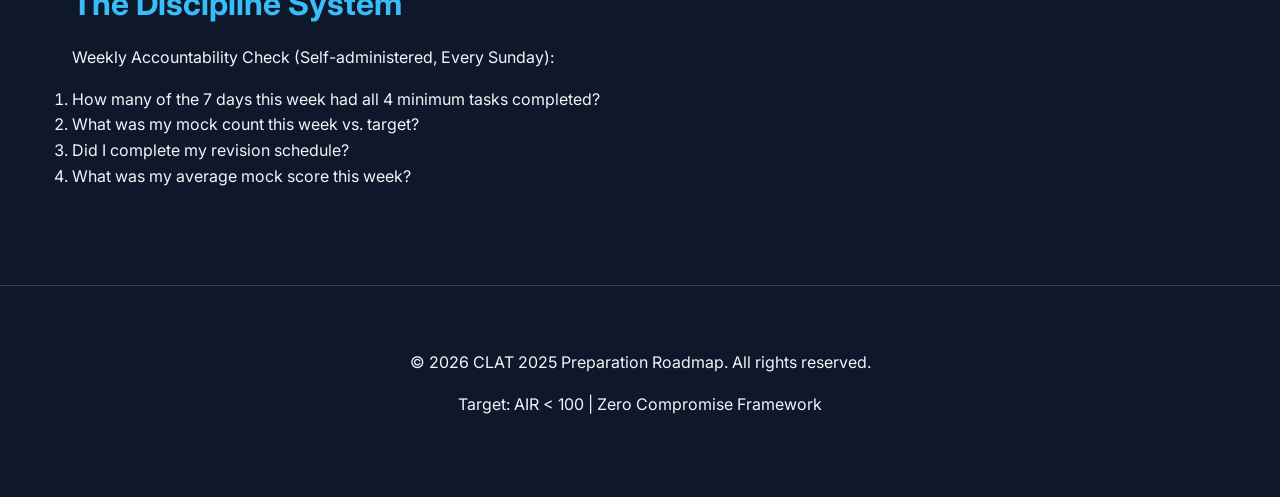
<file: rules.html>
<!DOCTYPE html>
<html lang="en">
<head>
    <meta charset="UTF-8">
    <meta name="viewport" content="width=device-width, initial-scale=1.0">
    <title>Hardcore Rules | CLAT 2025 Roadmap</title>
    <link rel="stylesheet" href="css/style.css">
    <link rel="preconnect" href="https://fonts.googleapis.com">
    <link rel="preconnect" href="https://fonts.gstatic.com" crossorigin>
    <link href="https://fonts.googleapis.com/css2?family=Inter:wght@400;500;600;700;800&display=swap" rel="stylesheet">
</head>
<body>
    <nav>
        <a href="index.html" class="logo">CLAT 2025 ROADMAP</a>
        <div class="nav-links">
            <a href="index.html">Home</a>
            <a href="roadmap.html">Month-wise Plan</a>
            <a href="daily.html">Daily Timetable</a>
            <a href="subjects.html">Subject Strategies</a>
            <a href="mocks.html">Mock Strategy</a>
            <a href="revision.html">Revision</a>
            <a href="rules.html" class="active">Hardcore Rules</a>
        </div>
    </nav>

    <div class="container">
        <header>
            <h1>Hardcore Rules (Non-Negotiable)</h1>
            <p style="color: var(--text-muted);">The Zero Compromise Framework</p>
        </header>

        <div class="grid">
            <div class="card">
                <h2>Daily Minimum Tasks — The Absolute Floor</h2>
                <p>These 4 tasks must be completed EVERY day without exception:</p>
                <ul>
                    <li><strong>CA Register Entry:</strong> Minimum 30 minutes of The Hindu reading and notes.</li>
                    <li><strong>English Passages:</strong> Minimum 2 RC passages per day, timed.</li>
                    <li><strong>Legal Reasoning:</strong> Minimum 10 principle-application sets.</li>
                    <li><strong>Error Log Update:</strong> If a mock was taken, minimum 30-minute analysis.</li>
                </ul>
                <p>If any of these 4 tasks are not completed, that day is classified as a <strong>ZERO DAY</strong>.</p>
            </div>

            <div class="card">
                <h2>Zero Day Protocol</h2>
                <ul>
                    <li>Do not attempt to compensate by doubling the next day's load impulsively.</li>
                    <li>The next day: Complete that day's normal tasks PLUS the 4 minimum tasks of the missed day.</li>
                    <li>Record the Zero Day in your progress tracker.</li>
                    <li>More than 2 Zero Days in one week triggers a mandatory week review.</li>
                </ul>
            </div>
        </div>

        <section>
            <h2>Non-Negotiable Daily Rules</h2>
            <div class="grid">
                <div class="card">
                    <h3>1. Phone is not accessible</h3>
                    <p>During any study block. Use app blockers if necessary (Forest, FocusMode, Cold Turkey).</p>
                </div>
                <div class="card">
                    <h3>2. Fixed physical location</h3>
                    <p>Study in one fixed physical location only. Do not study on your bed.</p>
                </div>
                <div class="card">
                    <h3>3. Specific objectives</h3>
                    <p>Begin each study session by writing 3 specific objectives. End by writing 3 things accomplished.</p>
                </div>
                <div class="card">
                    <h3>4. No peer comparison</h3>
                    <p>Do not discuss CLAT preparation with peers daily. Peer comparison is a morale destabilizer.</p>
                </div>
                <div class="card">
                    <h3>5. No source changes</h3>
                    <p>Do not change your source materials mid-preparation. Changing series destroys consistency.</p>
                </div>
            </div>
        </section>

        <section>
            <h2>The Discipline System</h2>
            <p>Weekly Accountability Check (Self-administered, Every Sunday):</p>
            <ol>
                <li>How many of the 7 days this week had all 4 minimum tasks completed?</li>
                <li>What was my mock count this week vs. target?</li>
                <li>Did I complete my revision schedule?</li>
                <li>What was my average mock score this week?</li>
            </ol>
        </section>
    </div>

    <footer>
        <p>&copy; 2026 CLAT 2025 Preparation Roadmap. All rights reserved.</p>
        <p>Target: AIR < 100 | Zero Compromise Framework</p>
    </footer>

    <script src="js/script.js"></script>
</body>
</html>
</file>
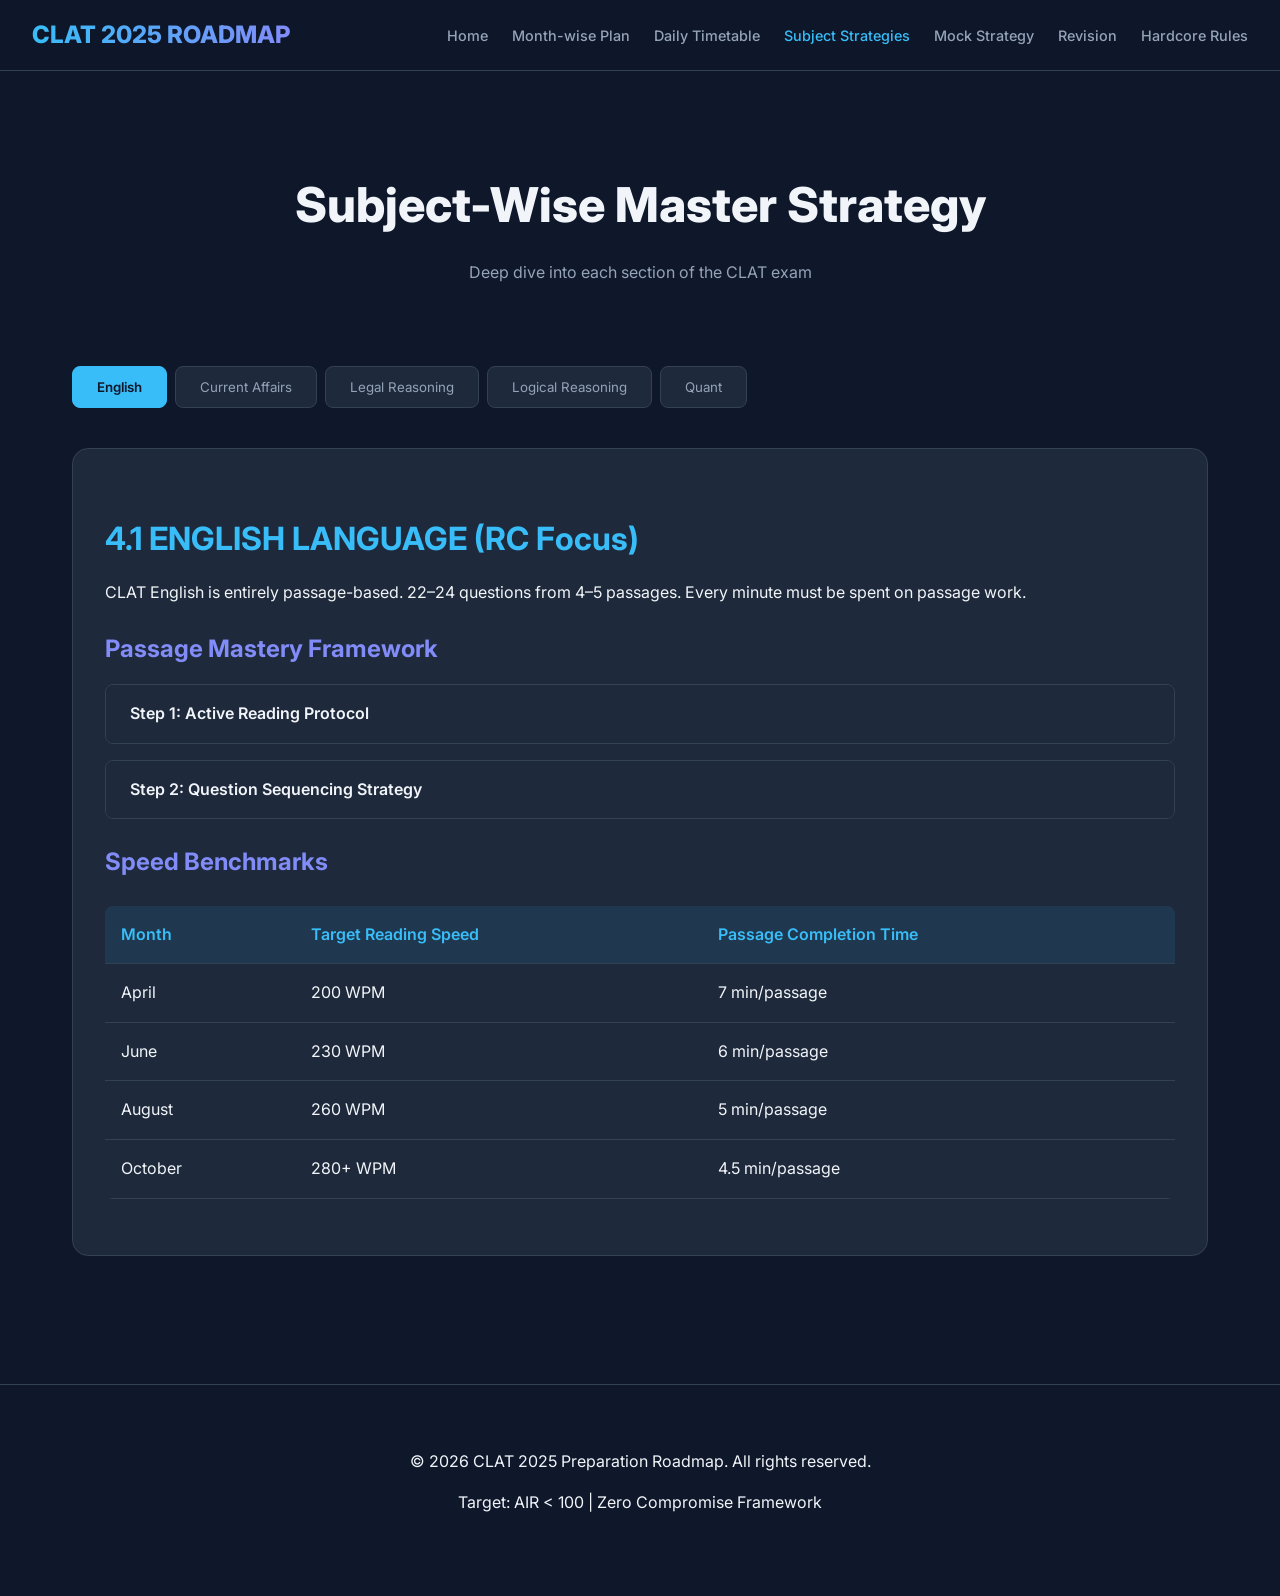
<file: subjects.html>
<!DOCTYPE html>
<html lang="en">
<head>
    <meta charset="UTF-8">
    <meta name="viewport" content="width=device-width, initial-scale=1.0">
    <title>Subject Strategies | CLAT 2025 Roadmap</title>
    <link rel="stylesheet" href="css/style.css">
    <link rel="preconnect" href="https://fonts.googleapis.com">
    <link rel="preconnect" href="https://fonts.gstatic.com" crossorigin>
    <link href="https://fonts.googleapis.com/css2?family=Inter:wght@400;500;600;700;800&display=swap" rel="stylesheet">
</head>
<body>
    <nav>
        <a href="index.html" class="logo">CLAT 2025 ROADMAP</a>
        <div class="nav-links">
            <a href="index.html">Home</a>
            <a href="roadmap.html">Month-wise Plan</a>
            <a href="daily.html">Daily Timetable</a>
            <a href="subjects.html" class="active">Subject Strategies</a>
            <a href="mocks.html">Mock Strategy</a>
            <a href="revision.html">Revision</a>
            <a href="rules.html">Hardcore Rules</a>
        </div>
    </nav>

    <div class="container">
        <header>
            <h1>Subject-Wise Master Strategy</h1>
            <p style="color: var(--text-muted);">Deep dive into each section of the CLAT exam</p>
        </header>

        <div class="tabs">
            <button class="tab-btn active" data-tab="english">English</button>
            <button class="tab-btn" data-tab="ca">Current Affairs</button>
            <button class="tab-btn" data-tab="legal">Legal Reasoning</button>
            <button class="tab-btn" data-tab="logical">Logical Reasoning</button>
            <button class="tab-btn" data-tab="quant">Quant</button>
        </div>

        <div id="english" class="tab-content active">
            <div class="card">
                <h2>4.1 ENGLISH LANGUAGE (RC Focus)</h2>
                <p>CLAT English is entirely passage-based. 22–24 questions from 4–5 passages. Every minute must be spent on passage work.</p>
                
                <h3>Passage Mastery Framework</h3>
                <div class="accordion-item">
                    <div class="accordion-header">Step 1: Active Reading Protocol</div>
                    <div class="accordion-content">
                        <p>Mentally tag: Main Argument | Evidence | Counterargument | Author's Stance | Key Terms. Write a 2-line summary of each paragraph.</p>
                    </div>
                </div>
                <div class="accordion-item">
                    <div class="accordion-header">Step 2: Question Sequencing Strategy</div>
                    <div class="accordion-content">
                        <ol>
                            <li>Vocabulary-in-context</li>
                            <li>Direct factual retrieval</li>
                            <li>Main idea/theme</li>
                            <li>Inference questions</li>
                            <li>Para-jumble/sentence completion</li>
                        </ol>
                    </div>
                </div>

                <h3>Speed Benchmarks</h3>
                <table>
                    <thead>
                        <tr>
                            <th>Month</th>
                            <th>Target Reading Speed</th>
                            <th>Passage Completion Time</th>
                        </tr>
                    </thead>
                    <tbody>
                        <tr>
                            <td>April</td>
                            <td>200 WPM</td>
                            <td>7 min/passage</td>
                        </tr>
                        <tr>
                            <td>June</td>
                            <td>230 WPM</td>
                            <td>6 min/passage</td>
                        </tr>
                        <tr>
                            <td>August</td>
                            <td>260 WPM</td>
                            <td>5 min/passage</td>
                        </tr>
                        <tr>
                            <td>October</td>
                            <td>280+ WPM</td>
                            <td>4.5 min/passage</td>
                        </tr>
                    </tbody>
                </table>
            </div>
        </div>

        <div id="ca" class="tab-content">
            <div class="card">
                <h2>4.2 CURRENT AFFAIRS & GK</h2>
                <p>Covers 18 months of current events. Tests events in passage context — requires understanding, not just memorization.</p>
                
                <h3>Source Architecture</h3>
                <ul>
                    <li><strong>Daily:</strong> The Hindu (Front page, National, International, Economy, Edit page).</li>
                    <li><strong>Weekly:</strong> The Week or Frontline magazine.</li>
                    <li><strong>Monthly:</strong> Vision IAS or Vajiram & Ravi Monthly Current Affairs.</li>
                </ul>

                <h3>Static GK Focus</h3>
                <ul>
                    <li><strong>Constitution:</strong> Articles 12–35, 51A, 72, 74, 79, 100–111, 123, 148–151, 214–237, 280, 312, 315–323, 324–329, 352–360.</li>
                    <li><strong>Polity:</strong> Laxmikanth (Chapters 1–10, 18, 19, 22, 26, 28, 29, 30, 31, 32, 33).</li>
                    <li><strong>History:</strong> Modern Indian history (1857–1947).</li>
                </ul>
            </div>
        </div>

        <div id="legal" class="tab-content">
            <div class="card">
                <h2>4.3 LEGAL REASONING</h2>
                <p>Tests your ability to apply a stated legal principle to a factual scenario. Background familiarity improves speed and accuracy.</p>
                
                <h3>High-Frequency Topics</h3>
                <ul>
                    <li>Law of Torts (Negligence, Vicarious Liability, Nuisance)</li>
                    <li>Contract Law (Formation, Breach, Damages)</li>
                    <li>Criminal Law (Mens rea, Actus reus, Murder vs. Culpable Homicide)</li>
                    <li>Constitutional Law (Fundamental Rights, Writs)</li>
                </ul>

                <h3>The 4-Step Application Method</h3>
                <ol>
                    <li>Read the Principle precisely.</li>
                    <li>Read the Fact situation completely.</li>
                    <li>Map the facts to the principle.</li>
                    <li>Eliminate answer options that ignore either.</li>
                </ol>
            </div>
        </div>

        <div id="logical" class="tab-content">
            <div class="card">
                <h2>4.4 LOGICAL REASONING</h2>
                <table>
                    <thead>
                        <tr>
                            <th>Type</th>
                            <th>Frequency</th>
                            <th>Difficulty</th>
                        </tr>
                    </thead>
                    <tbody>
                        <tr>
                            <td>Critical Reasoning</td>
                            <td>40–45%</td>
                            <td>Moderate–High</td>
                        </tr>
                        <tr>
                            <td>Arrangement/Puzzles</td>
                            <td>20–25%</td>
                            <td>High</td>
                        </tr>
                        <tr>
                            <td>Syllogisms</td>
                            <td>10–12%</td>
                            <td>Low–Moderate</td>
                        </tr>
                        <tr>
                            <td>Blood Relations</td>
                            <td>8–10%</td>
                            <td>Low</td>
                        </tr>
                    </tbody>
                </table>
                <p><strong>Critical Reasoning:</strong> Identify argument structure: Conclusion + Premise + Unstated Assumption.</p>
            </div>
        </div>

        <div id="quant" class="tab-content">
            <div class="card">
                <h2>4.5 QUANTITATIVE TECHNIQUES</h2>
                <p>Strategic Approach: Minimum Effort, Maximum Marks. 10–13 questions total.</p>
                <h3>Non-negotiable topics:</h3>
                <ul>
                    <li>Ratios and Proportions</li>
                    <li>Percentages</li>
                    <li>Averages</li>
                    <li>Profit and Loss</li>
                    <li>Data Interpretation (Graphs, Tables, Pie Charts)</li>
                </ul>
                <p><strong>Data Interpretation:</strong> 2 DI sets per day from Phase II onwards. Practice speed arithmetic.</p>
            </div>
        </div>
    </div>

    <footer>
        <p>&copy; 2026 CLAT 2025 Preparation Roadmap. All rights reserved.</p>
        <p>Target: AIR < 100 | Zero Compromise Framework</p>
    </footer>

    <script src="js/script.js"></script>
</body>
</html>
</file>
<file: css/style.css>
:root {
    --bg-dark: #0f172a;
    --bg-card: #1e293b;
    --accent-primary: #38bdf8;
    --accent-secondary: #818cf8;
    --text-main: #f1f5f9;
    --text-muted: #94a3b8;
    --border-color: #334155;
    --transition: all 0.3s ease;
}

* {
    margin: 0;
    padding: 0;
    box-sizing: border-box;
    font-family: 'Inter', -apple-system, BlinkMacSystemFont, "Segoe UI", Roboto, Helvetica, Arial, sans-serif;
}

body {
    background-color: var(--bg-dark);
    color: var(--text-main);
    line-height: 1.6;
    overflow-x: hidden;
}

/* Navigation */
nav {
    background-color: rgba(15, 23, 42, 0.9);
    backdrop-filter: blur(10px);
    border-bottom: 1px solid var(--border-color);
    padding: 1rem 2rem;
    position: sticky;
    top: 0;
    z-index: 1000;
    display: flex;
    justify-content: space-between;
    align-items: center;
}

.logo {
    font-size: 1.5rem;
    font-weight: 800;
    background: linear-gradient(to right, var(--accent-primary), var(--accent-secondary));
    -webkit-background-clip: text;
    -webkit-text-fill-color: transparent;
    text-decoration: none;
}

.nav-links {
    display: flex;
    gap: 1.5rem;
}

.nav-links a {
    color: var(--text-muted);
    text-decoration: none;
    font-weight: 500;
    transition: var(--transition);
    font-size: 0.9rem;
}

.nav-links a:hover, .nav-links a.active {
    color: var(--accent-primary);
}

/* Layout */
.container {
    max-width: 1200px;
    margin: 0 auto;
    padding: 2rem;
}

header {
    text-align: center;
    padding: 4rem 0;
}

h1 {
    font-size: 3rem;
    margin-bottom: 1rem;
    font-weight: 800;
}

h2 {
    font-size: 2rem;
    margin: 2rem 0 1rem;
    color: var(--accent-primary);
}

h3 {
    font-size: 1.5rem;
    margin: 1.5rem 0 1rem;
    color: var(--accent-secondary);
}

p {
    margin-bottom: 1rem;
    color: var(--text-main);
}

/* Cards */
.card {
    background-color: var(--bg-card);
    border: 1px solid var(--border-color);
    border-radius: 1rem;
    padding: 2rem;
    margin-bottom: 2rem;
    transition: var(--transition);
}

.card:hover {
    transform: translateY(-5px);
    border-color: var(--accent-primary);
    box-shadow: 0 10px 30px -10px rgba(56, 189, 248, 0.2);
}

/* Grid */
.grid {
    display: grid;
    grid-template-columns: repeat(auto-fit, minmax(300px, 1fr));
    gap: 2rem;
}

/* Tabs */
.tabs {
    display: flex;
    gap: 0.5rem;
    margin-bottom: 2rem;
    overflow-x: auto;
    padding-bottom: 0.5rem;
}

.tab-btn {
    background: var(--bg-card);
    border: 1px solid var(--border-color);
    color: var(--text-muted);
    padding: 0.75rem 1.5rem;
    border-radius: 0.5rem;
    cursor: pointer;
    white-space: nowrap;
    transition: var(--transition);
}

.tab-btn.active {
    background: var(--accent-primary);
    color: var(--bg-dark);
    border-color: var(--accent-primary);
    font-weight: 600;
}

.tab-content {
    display: none;
}

.tab-content.active {
    display: block;
    animation: fadeIn 0.5s ease;
}

/* Toggles */
.toggle-container {
    display: flex;
    justify-content: center;
    gap: 1rem;
    margin-bottom: 2rem;
}

.toggle-btn {
    background: var(--bg-card);
    border: 1px solid var(--border-color);
    color: var(--text-muted);
    padding: 0.5rem 1rem;
    border-radius: 2rem;
    cursor: pointer;
    transition: var(--transition);
}

.toggle-btn.active {
    background: var(--accent-secondary);
    color: white;
    border-color: var(--accent-secondary);
}

/* Accordion */
.accordion-item {
    border: 1px solid var(--border-color);
    border-radius: 0.5rem;
    margin-bottom: 1rem;
    overflow: hidden;
}

.accordion-header {
    background: var(--bg-card);
    padding: 1rem 1.5rem;
    cursor: pointer;
    display: flex;
    justify-content: space-between;
    align-items: center;
    font-weight: 600;
}

.accordion-content {
    padding: 0;
    max-height: 0;
    overflow: hidden;
    transition: all 0.3s ease-out;
    background: rgba(30, 41, 59, 0.5);
}

.accordion-item.active .accordion-content {
    padding: 1.5rem;
    max-height: 2000px;
}

/* Tables */
table {
    width: 100%;
    border-collapse: collapse;
    margin: 1.5rem 0;
    background: var(--bg-card);
    border-radius: 0.5rem;
    overflow: hidden;
}

th, td {
    padding: 1rem;
    text-align: left;
    border-bottom: 1px solid var(--border-color);
}

th {
    background-color: rgba(56, 189, 248, 0.1);
    color: var(--accent-primary);
    font-weight: 600;
}

/* Tracker */
.tracker-form {
    display: grid;
    grid-template-columns: repeat(auto-fit, minmax(150px, 1fr));
    gap: 1rem;
    margin-bottom: 2rem;
}

input {
    background: var(--bg-dark);
    border: 1px solid var(--border-color);
    color: white;
    padding: 0.75rem;
    border-radius: 0.5rem;
}

button.primary {
    background: var(--accent-primary);
    color: var(--bg-dark);
    border: none;
    padding: 0.75rem 1.5rem;
    border-radius: 0.5rem;
    font-weight: 600;
    cursor: pointer;
    transition: var(--transition);
}

button.primary:hover {
    opacity: 0.9;
}

/* Footer */
footer {
    text-align: center;
    padding: 4rem 2rem;
    border-top: 1px solid var(--border-color);
    color: var(--text-muted);
    margin-top: 4rem;
}

/* Animations */
@keyframes fadeIn {
    from { opacity: 0; transform: translateY(10px); }
    to { opacity: 1; transform: translateY(0); }
}

/* Responsive */
@media (max-width: 768px) {
    h1 { font-size: 2rem; }
    .nav-links { display: none; } /* Simplified for now */
    .container { padding: 1rem; }
}
</file>
